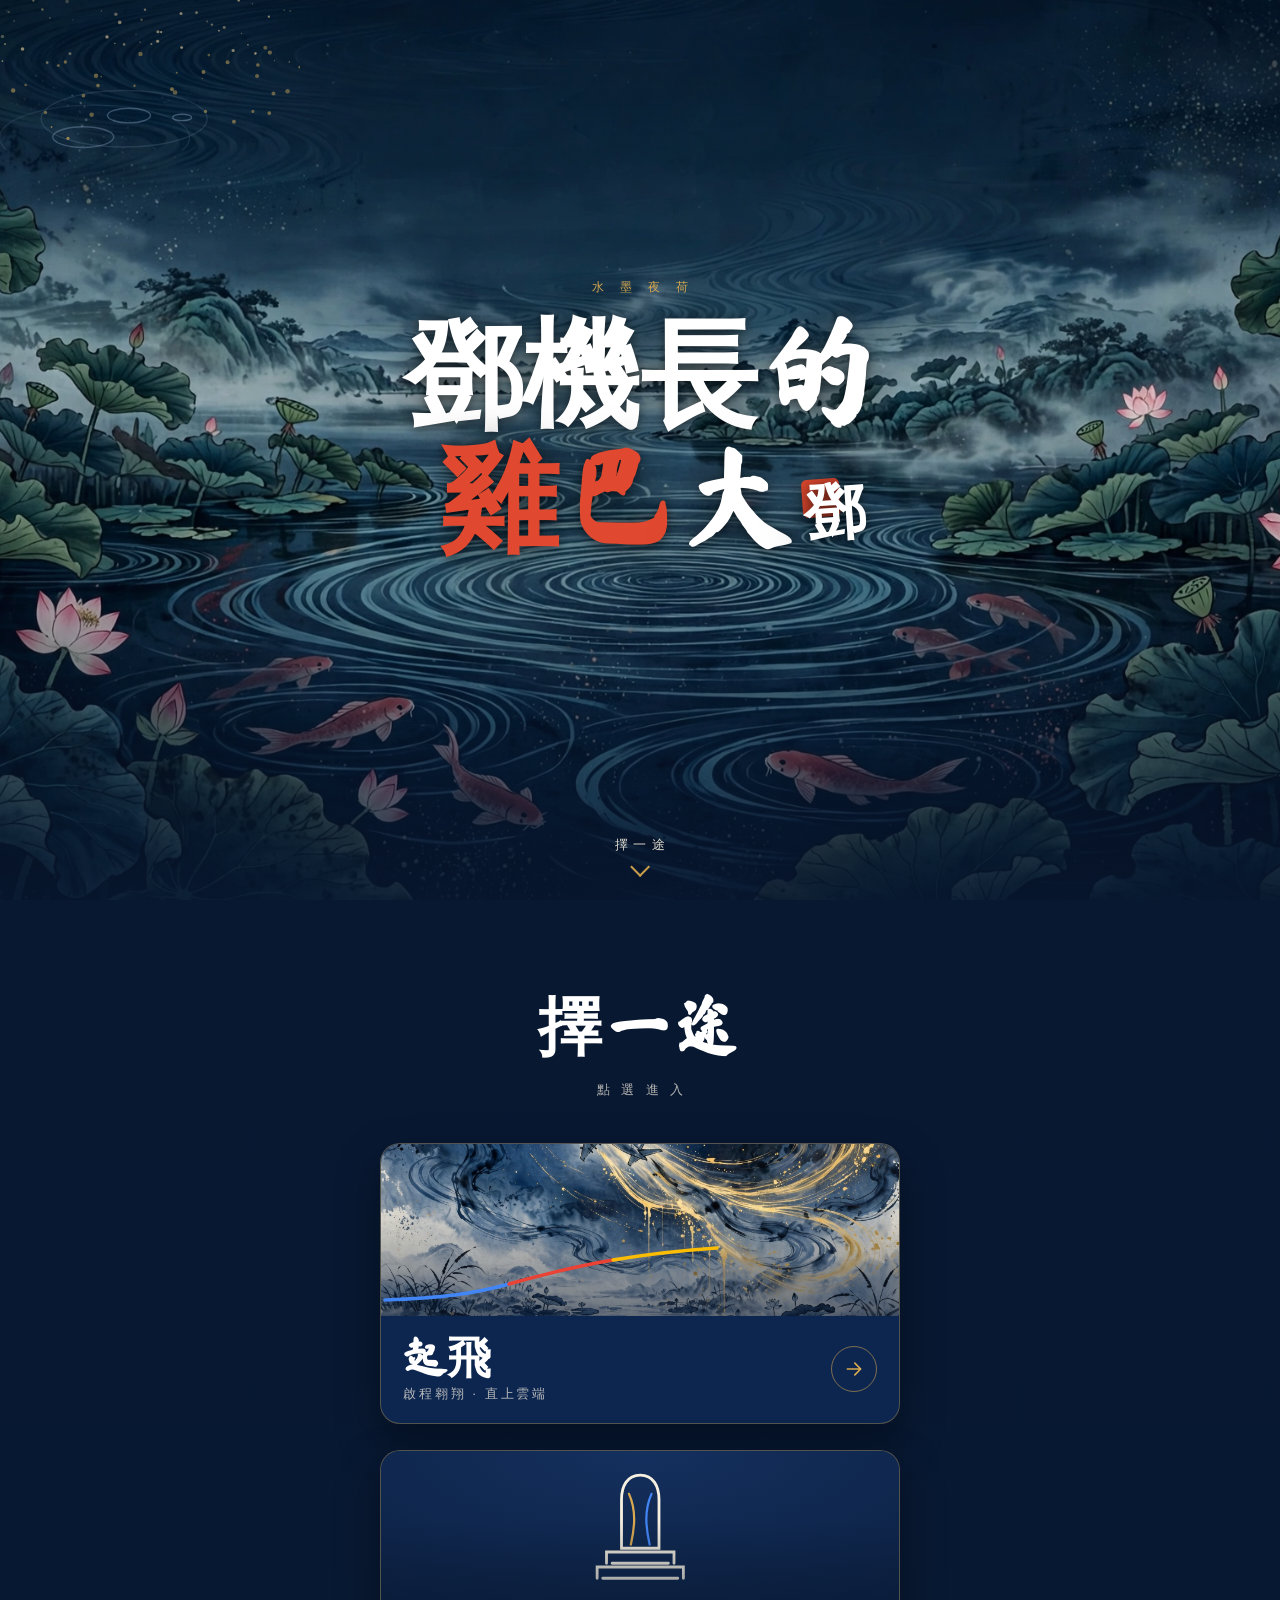
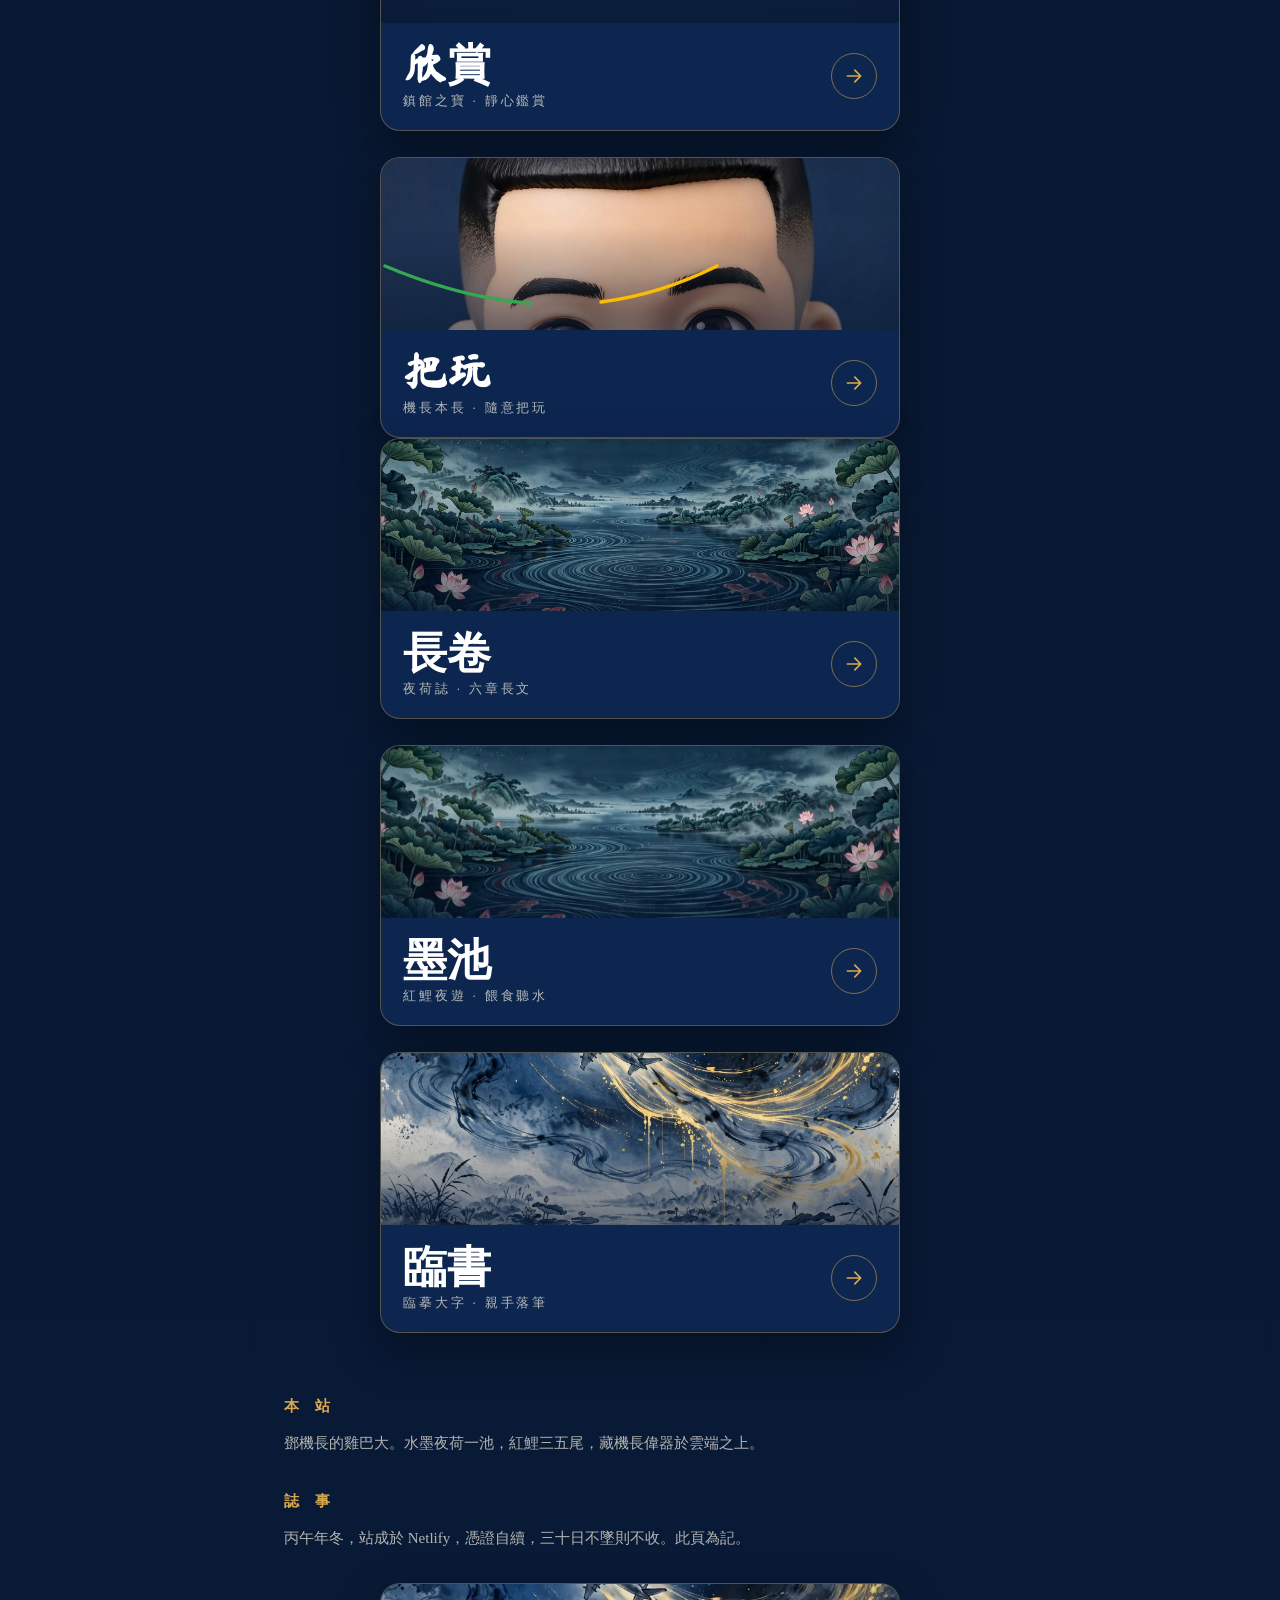
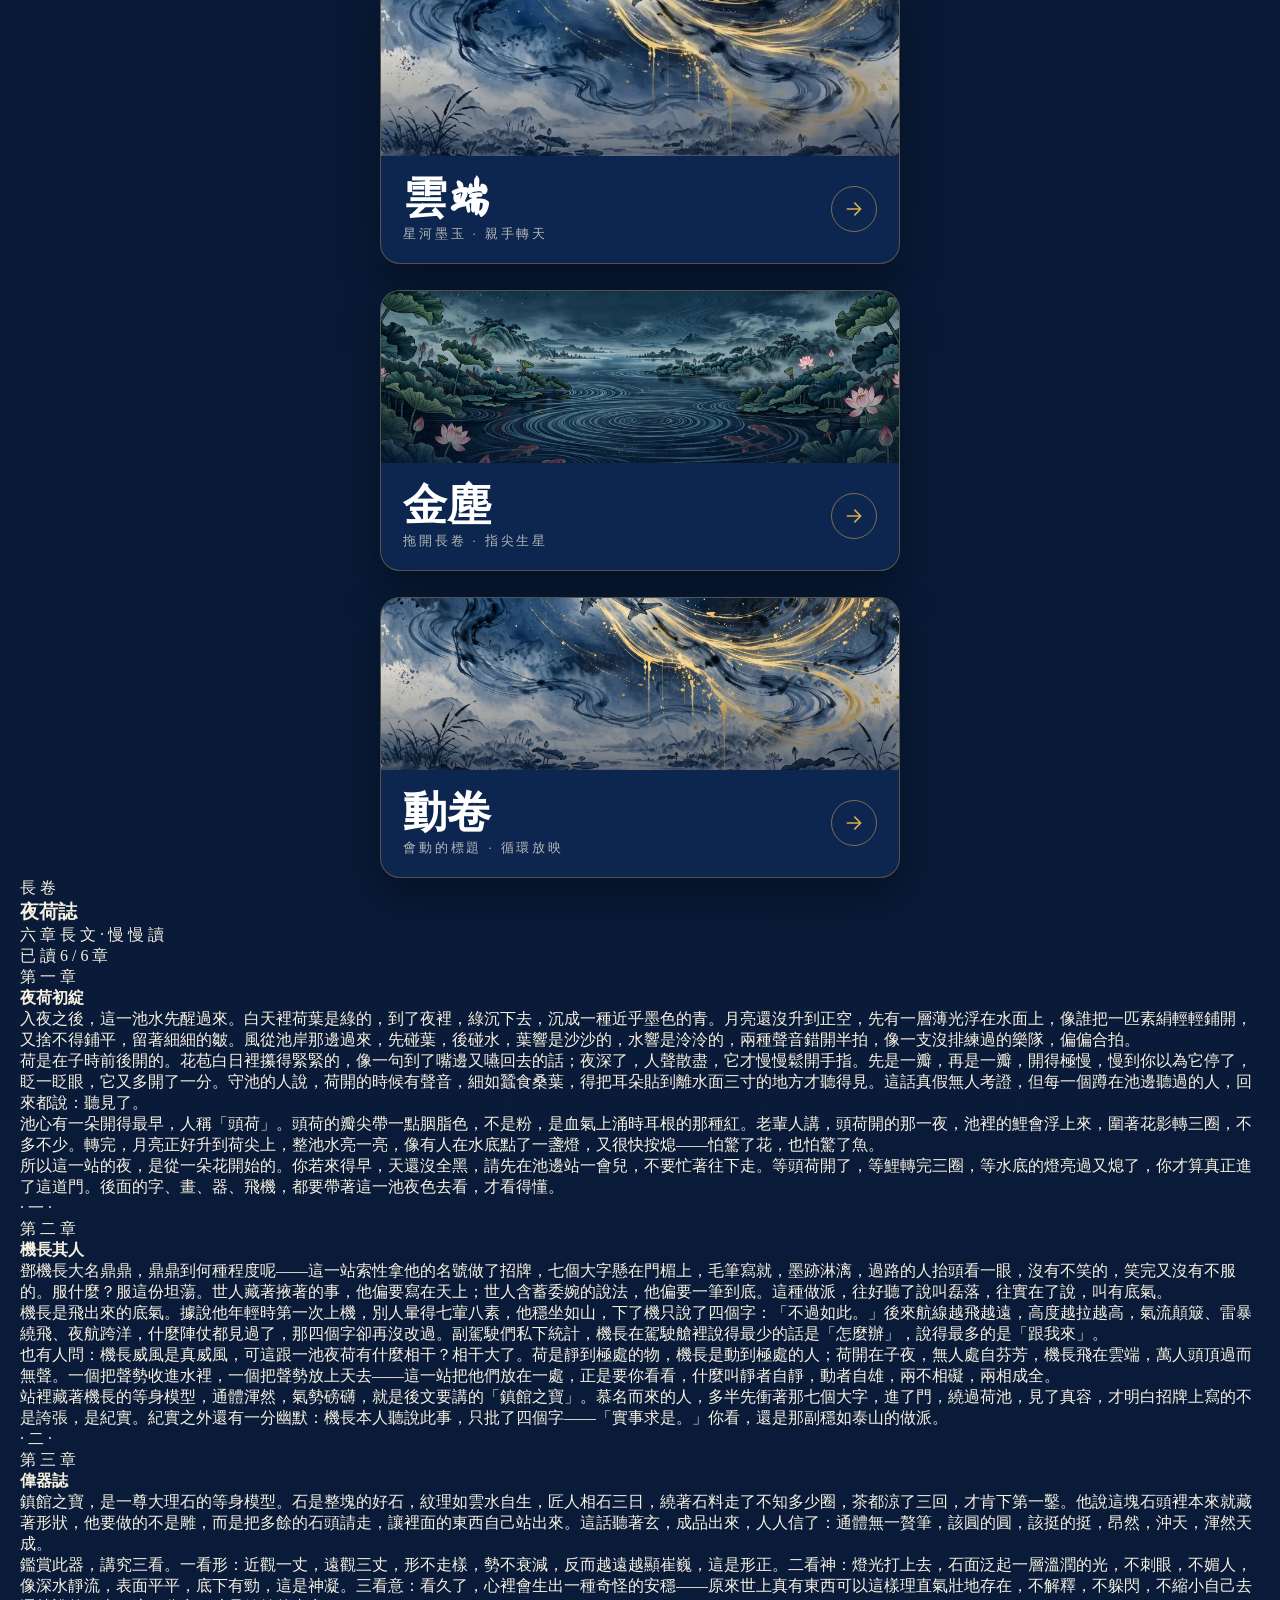
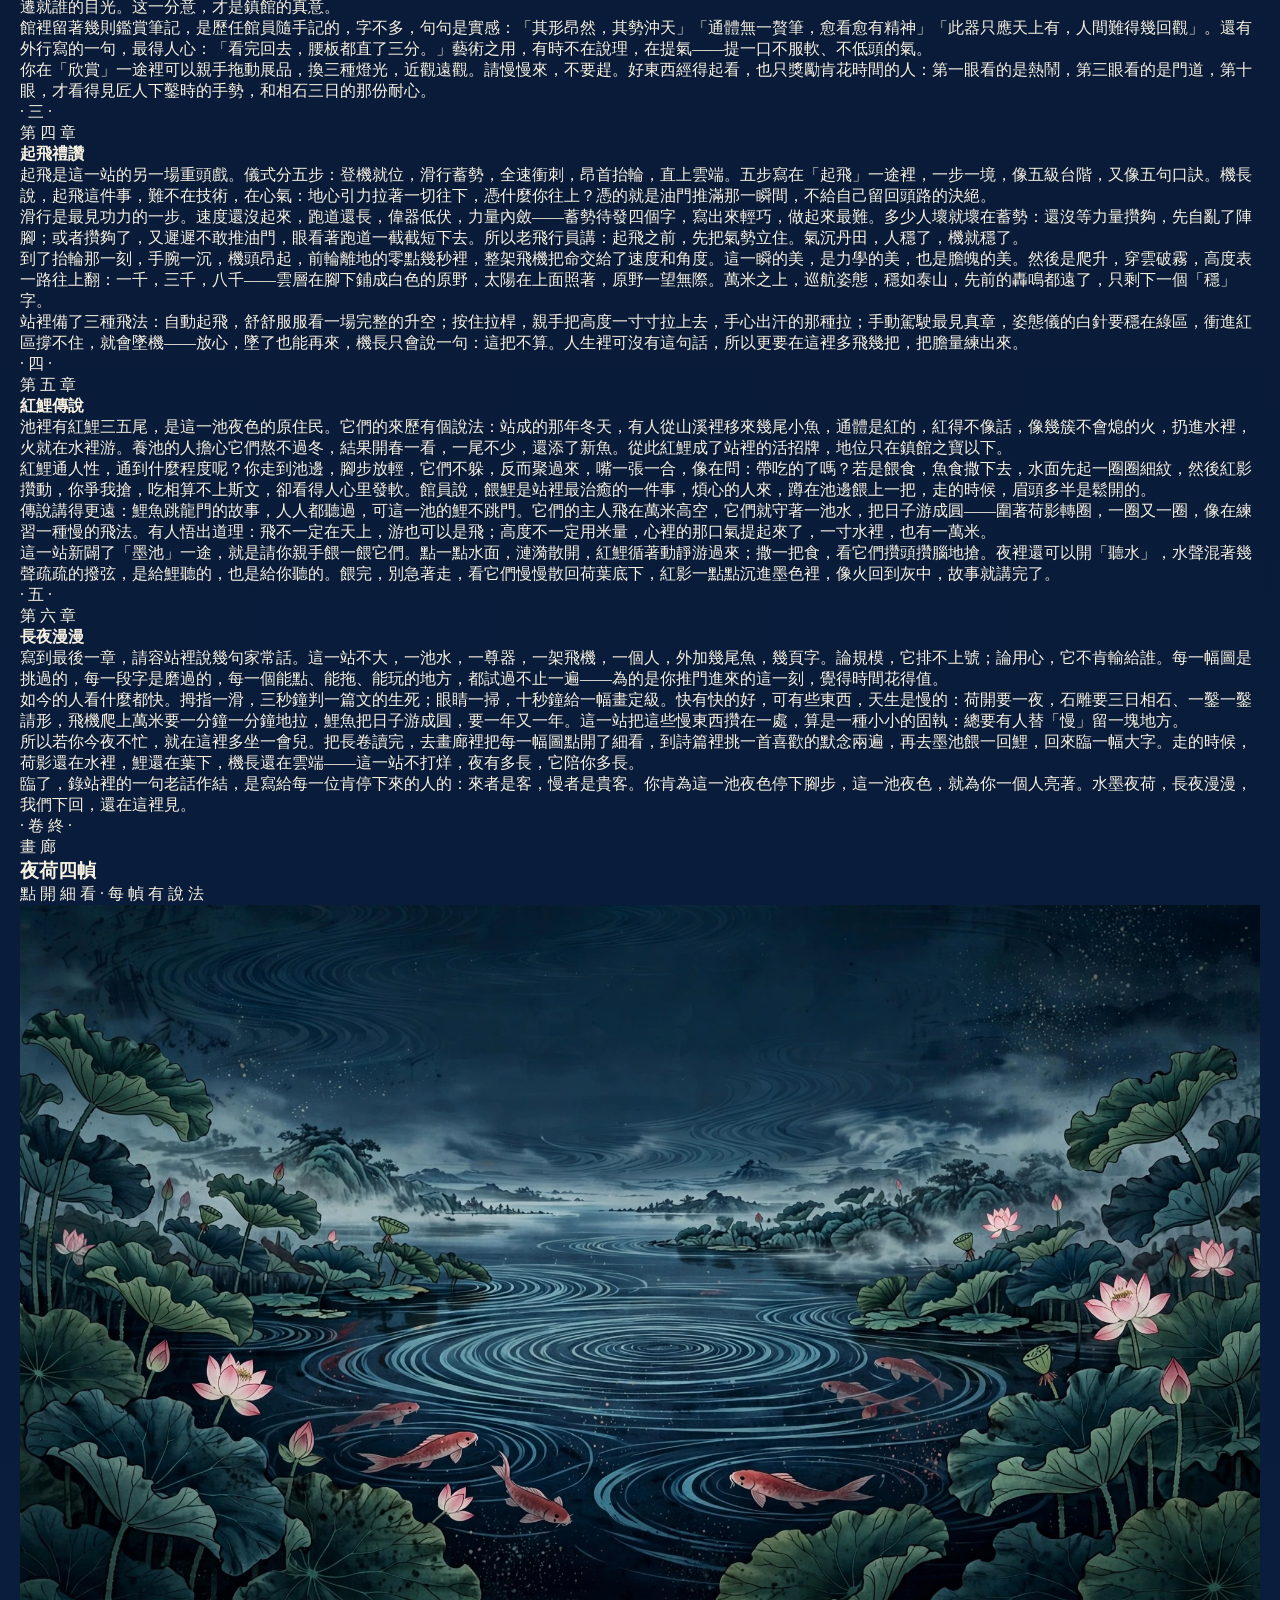
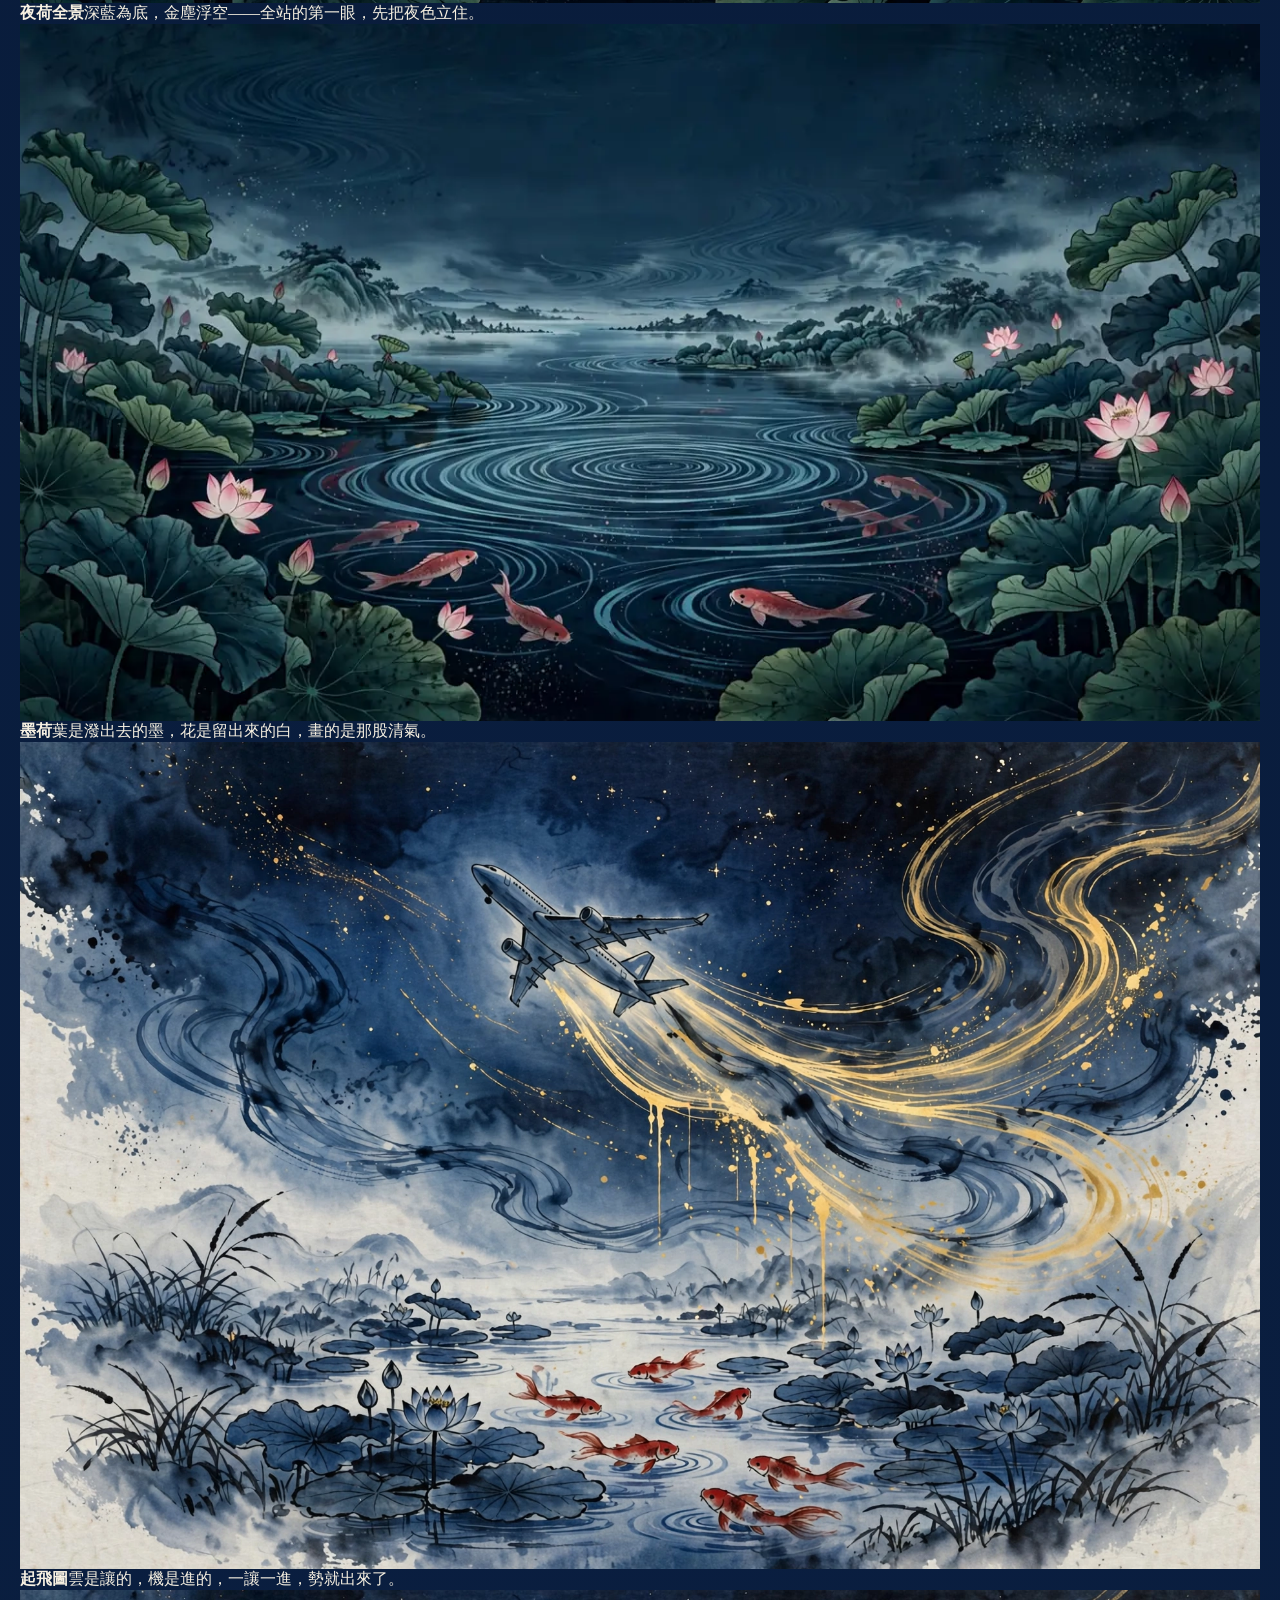
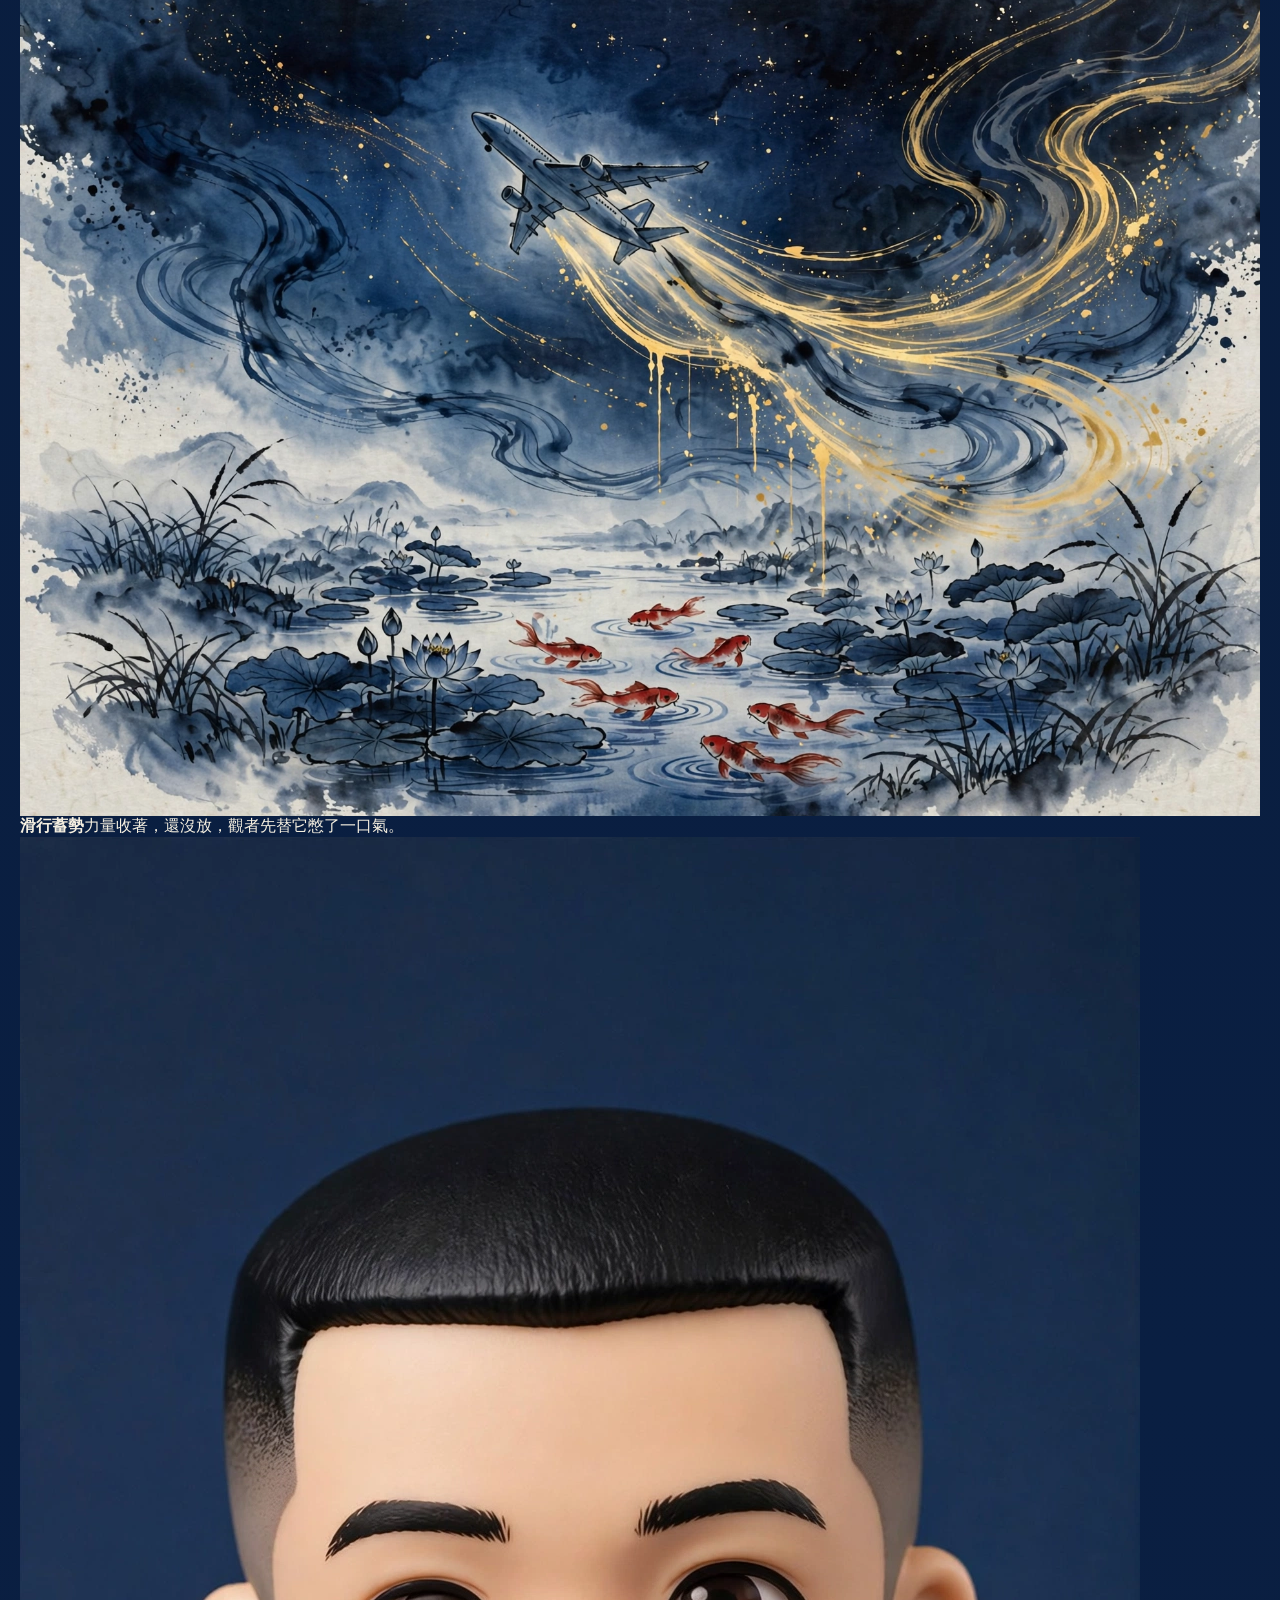
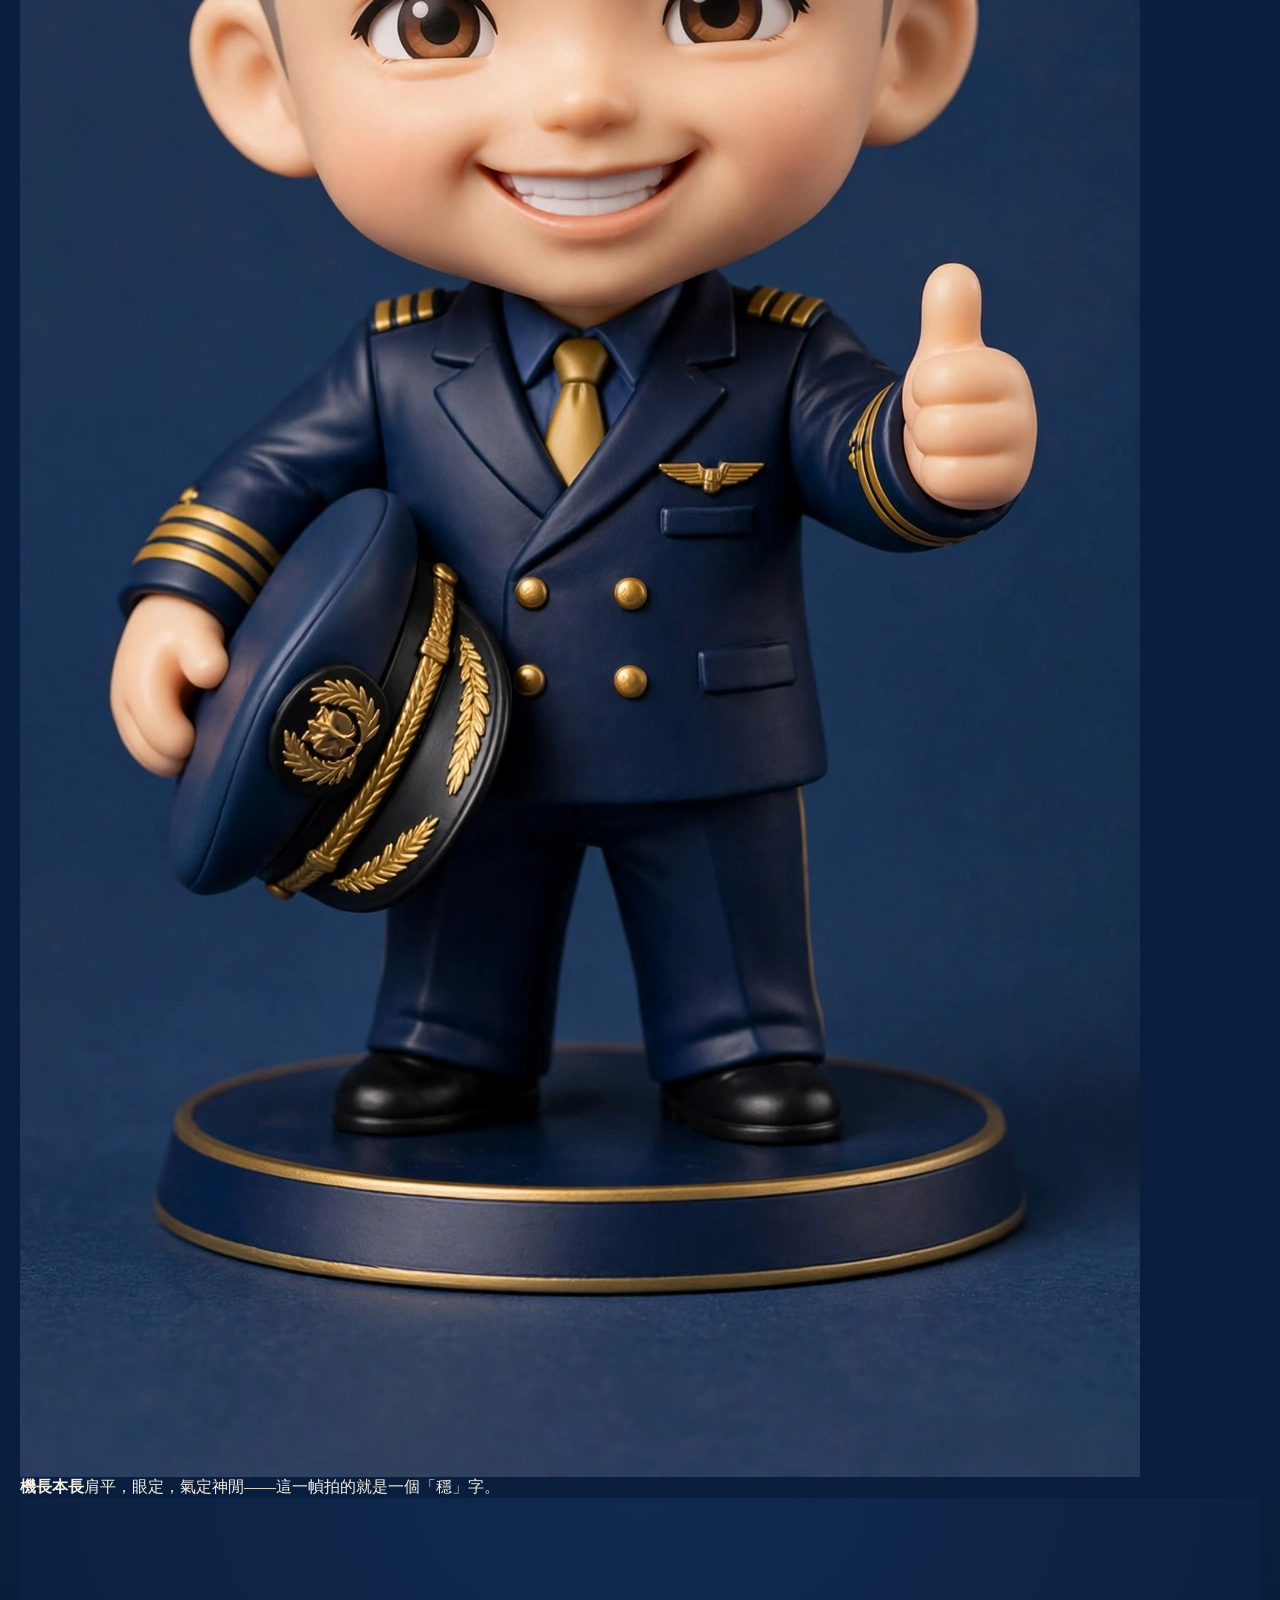
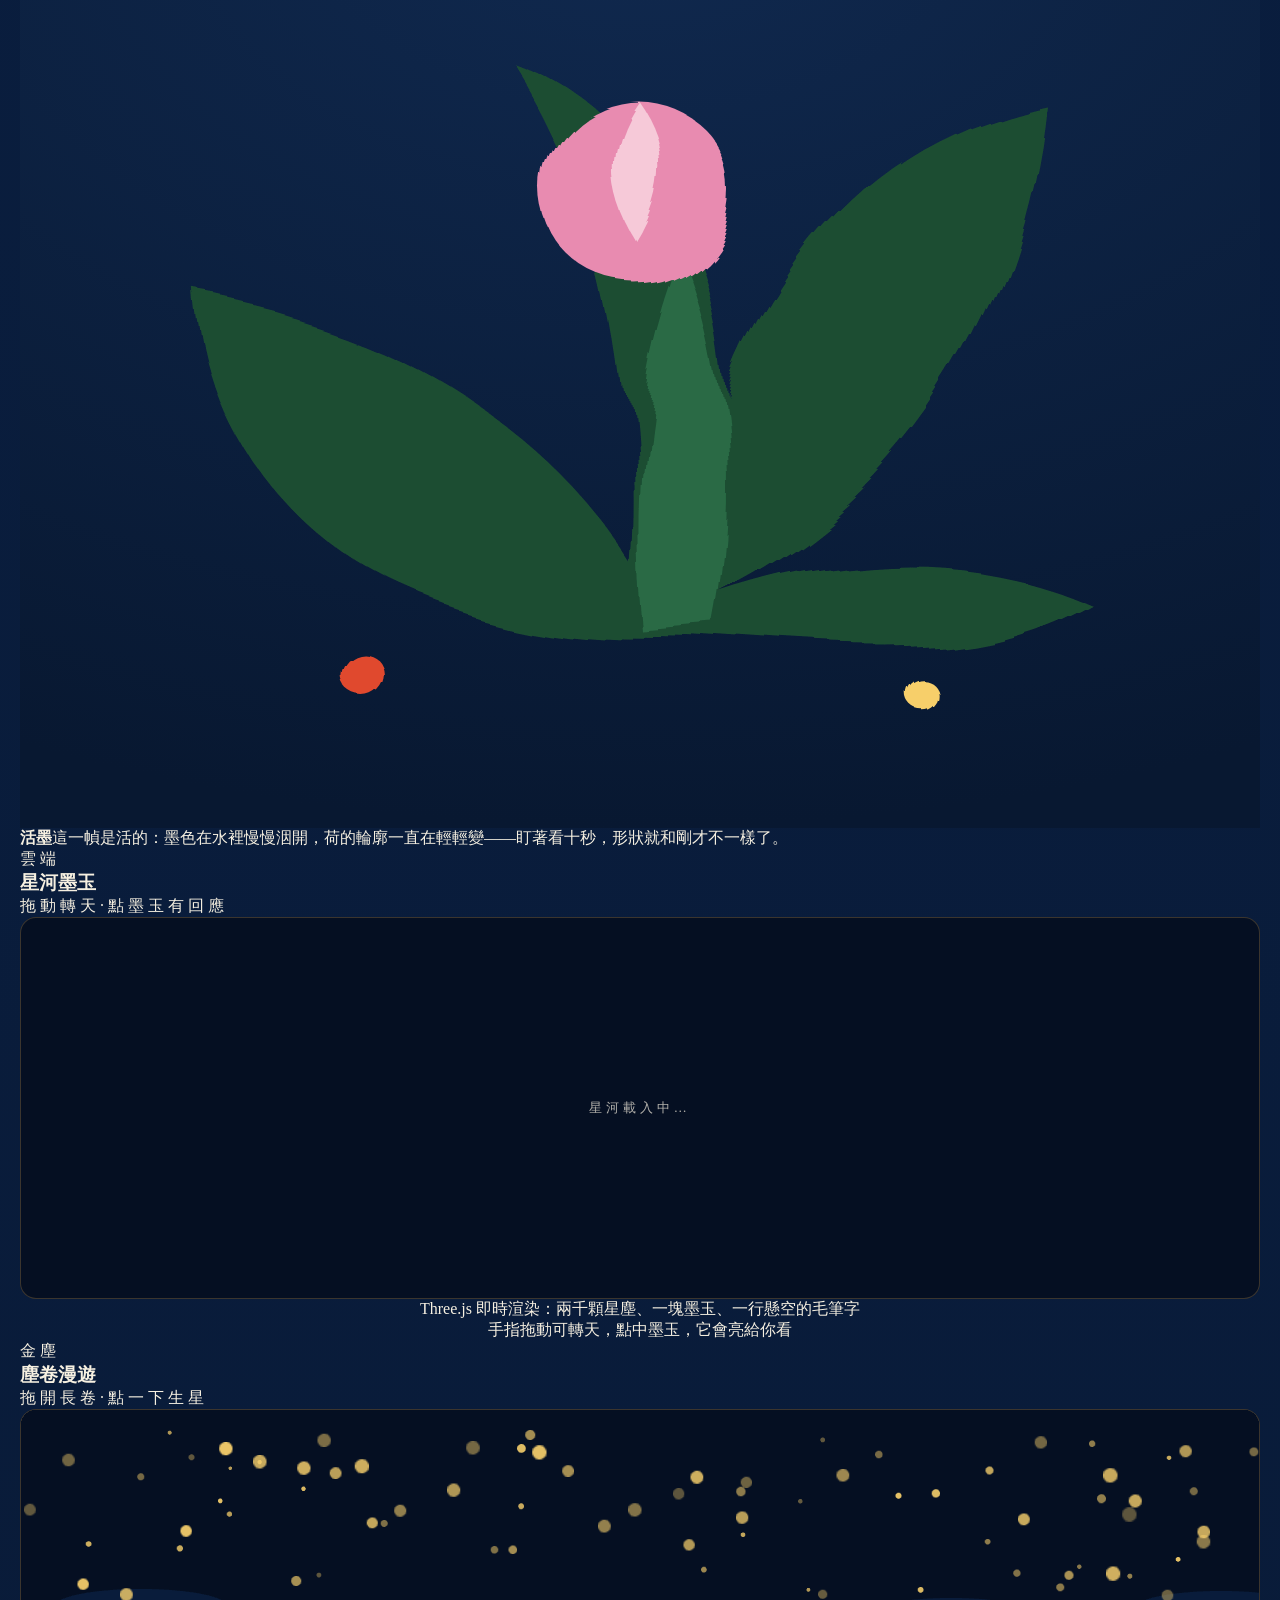
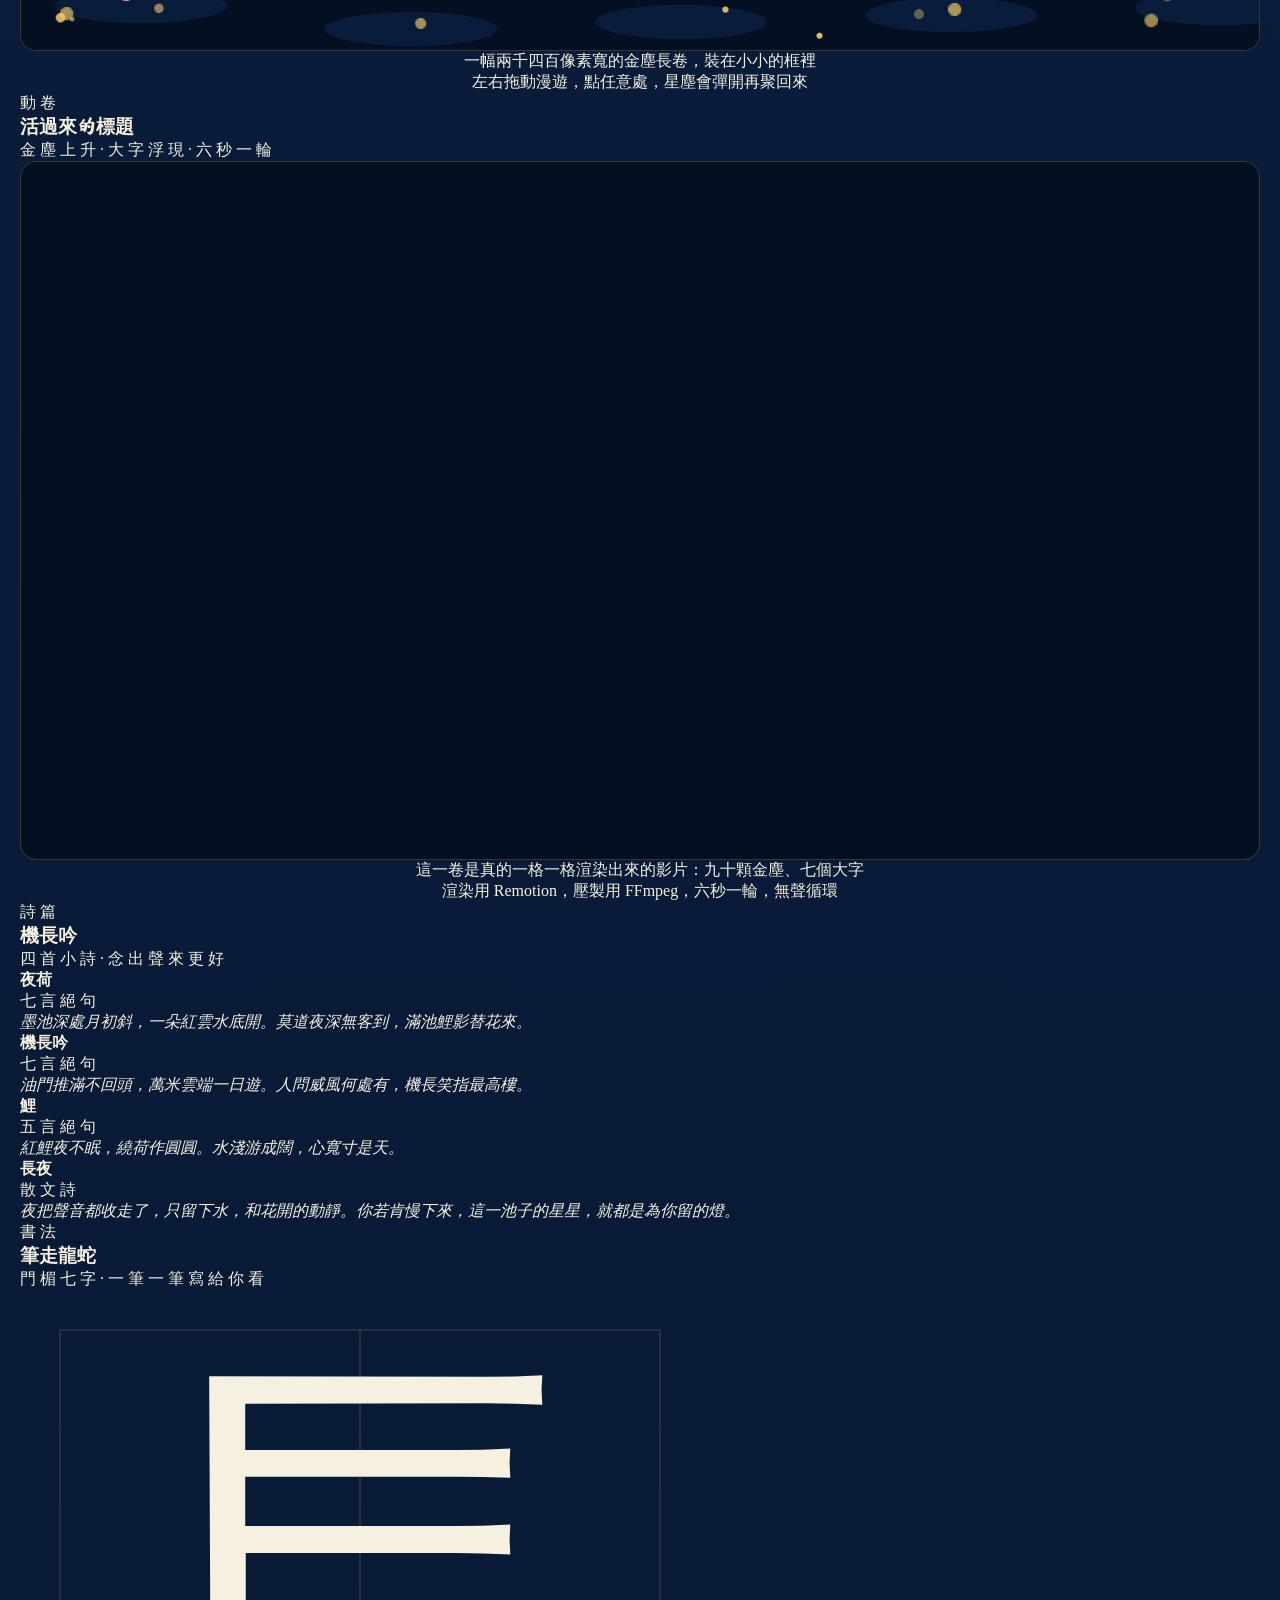
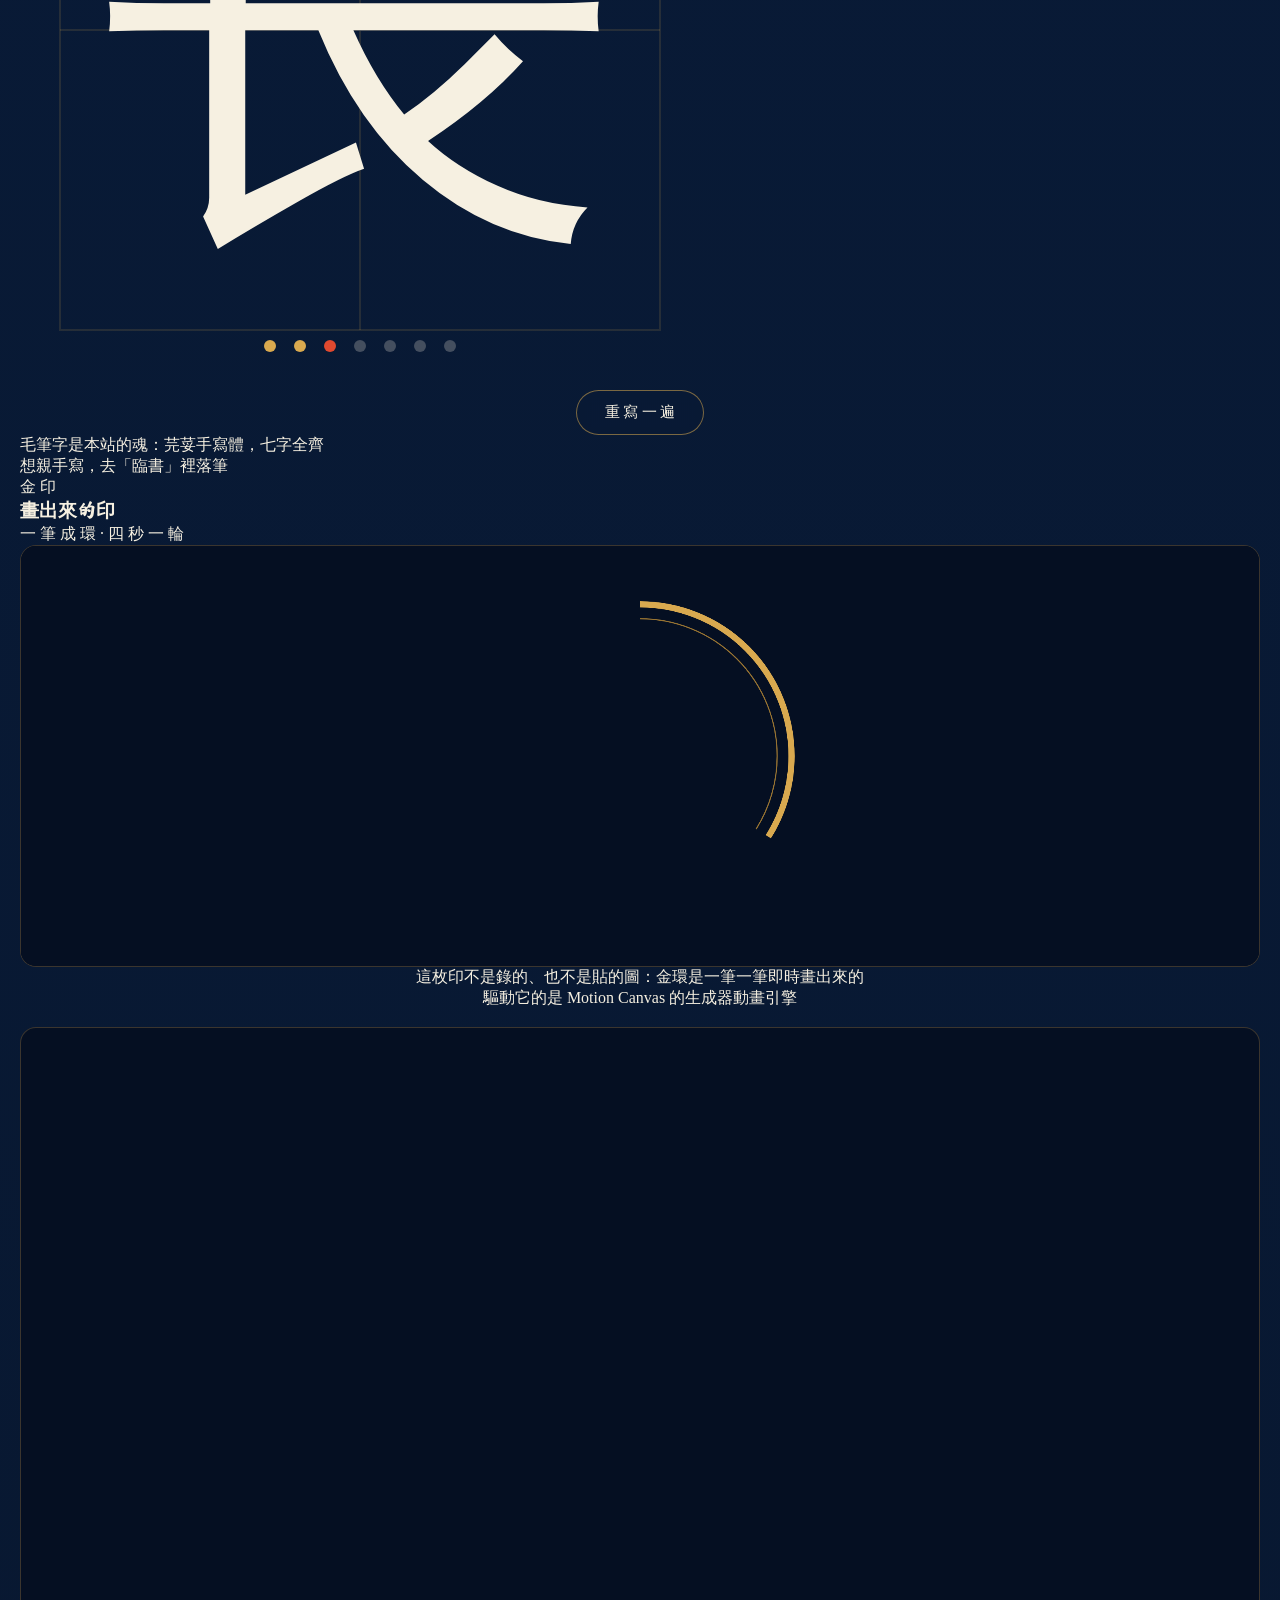
<file: index.html>
<!DOCTYPE html>
<html lang="zh-Hant">
<head>
<meta charset="UTF-8">
<meta name="viewport" content="width=device-width, initial-scale=1.0, viewport-fit=cover">
<title>鄧機長的雞巴大</title>
<link rel="preload" as="image" href="pic-hero.webp" fetchpriority="high">
<meta name="description" content="鄧機長的雞巴大 — 水墨夜荷之上，擇一途：起飛、欣賞、把玩。">
<style>
@font-face{font-family:'BrushLocal';src:url('brush2.woff2') format('woff2');font-display:swap}
:root{
  --ink:#081831; --paper:#f6f0e1; --paper-dim:rgba(246,240,225,.72);
  --verm:#e0492f; --gold:#d9a94f; --gold-soft:rgba(217,169,79,.55);
  --gb:#4285f4; --gr:#ea4335; --gy:#fbbc04; --gg:#34a853;
  --spring:cubic-bezier(.34,1.65,.44,1);
  --spring-soft:cubic-bezier(.3,1.35,.44,1);
  --ease:cubic-bezier(.22,1,.36,1);
}
*{margin:0;padding:0;box-sizing:border-box;-webkit-tap-highlight-color:transparent}
html{scroll-behavior:smooth}
body{background:var(--ink);color:var(--paper);font-family:"Songti TC","STSong","Noto Serif TC","SimSun",serif;overflow-x:hidden}
body.lock{overflow:hidden}
.brush{font-family:'BrushLocal',"Songti TC",serif}
button{font-family:inherit;color:inherit;background:none;border:none;cursor:pointer}
img{display:block;max-width:100%}

/* ---------- HERO ---------- */
.hero{position:relative;min-height:100svh;display:flex;flex-direction:column;align-items:center;justify-content:center;overflow:hidden}
.hero-bg{position:absolute;inset:-4%;background:#0d2144 url('pic-hero.webp') center/cover no-repeat;animation:kenburns 46s ease-in-out infinite alternate;will-change:transform}
@keyframes kenburns{from{transform:scale(1) translate(0,0)}to{transform:scale(1.12) translate(-1.6%,1.8%)}}
.hero-shade{position:absolute;inset:0;background:linear-gradient(180deg,rgba(5,15,35,.42),rgba(5,15,35,.08) 38%,rgba(5,15,35,.18) 62%,rgba(8,24,49,.88));pointer-events:none}
#fx{position:absolute;inset:0;pointer-events:none}
.hero-inner{position:relative;z-index:3;text-align:center;padding:24px 16px 90px;animation:heroIn 1.4s var(--ease) both .15s}
@keyframes heroIn{from{opacity:0;transform:translateY(34px) scale(.97)}to{opacity:1;transform:none}}
.hero-kicker{letter-spacing:.55em;font-size:12px;color:var(--gold);text-indent:.55em;margin-bottom:14px}
.hero-title{font-size:min(23vw,118px);line-height:1.04;color:#fff;text-shadow:0 6px 44px rgba(0,0,0,.55),0 2px 10px rgba(0,0,0,.5)}
.hero-title .verm{color:var(--verm)}
.hero-title .seal{display:inline-grid;place-items:center;vertical-align:.08em;margin-left:.12em;width:.62em;height:.62em;background:var(--verm);color:#fff;font-size:.52em;border-radius:.09em;box-shadow:0 4px 18px rgba(0,0,0,.4);transform:rotate(-4deg)}
.hero-sub{margin-top:18px;font-size:14px;letter-spacing:.34em;text-indent:.34em;color:var(--paper-dim)}
.scroll-cue{position:absolute;left:50%;bottom:26px;transform:translateX(-50%);z-index:4;display:flex;flex-direction:column;align-items:center;gap:6px;color:var(--paper);font-size:13px;letter-spacing:.4em;text-indent:.4em;opacity:.92}
.scroll-cue .chev{width:14px;height:14px;border-right:2px solid var(--gold);border-bottom:2px solid var(--gold);transform:rotate(45deg);animation:cueBob 1.6s var(--spring-soft) infinite}
@keyframes cueBob{0%,100%{transform:rotate(45deg) translate(0,0)}50%{transform:rotate(45deg) translate(4px,4px)}}

/* ---------- CHOICES ---------- */
.choices{position:relative;padding:84px 20px 30px;background:linear-gradient(180deg,#081831,#0a1f42 55%,#081831)}
.choices-head{text-align:center;margin-bottom:44px;opacity:0;transform:translateY(26px);transition:opacity .8s var(--ease),transform .8s var(--spring-soft)}
.choices-head.in{opacity:1;transform:none}
.choices-head h2{font-size:min(15vw,64px);color:#fff;letter-spacing:.06em}
.choices-head p{margin-top:10px;color:var(--paper-dim);letter-spacing:.3em;text-indent:.3em;font-size:13px}
.cards{max-width:520px;margin:0 auto;display:flex;flex-direction:column;gap:26px}
.card{position:relative;border:1px solid rgba(217,169,79,.35);border-radius:20px;overflow:hidden;background:#0d2650;text-align:left;width:100%;opacity:0;transform:translateY(44px) scale(.97);transition:opacity .7s var(--ease),transform .8s var(--spring-soft);box-shadow:0 18px 44px rgba(0,0,0,.35)}
.card.in{opacity:1;transform:none}
.card:active{transform:scale(.975)}
.card .thumb{position:relative;height:172px;overflow:hidden}
.card .thumb img.ph{width:100%;height:100%;object-fit:cover;transform:scale(1.02);transition:transform 1.2s var(--ease)}
.card.in .thumb img.ph{transform:scale(1.1)}
.card .thumb::after{content:"";position:absolute;inset:0;background:linear-gradient(180deg,transparent 40%,rgba(8,24,49,.55))}
.card .route{position:absolute;left:0;right:0;bottom:8px;height:64px;z-index:2}
.card .route path{fill:none;stroke-width:3.4;stroke-linecap:round;stroke-dasharray:var(--len,600);stroke-dashoffset:var(--len,600);transition:stroke-dashoffset 1.6s var(--ease) .25s}
.card.in .route path{stroke-dashoffset:0}
.card .body{display:flex;align-items:center;justify-content:space-between;padding:18px 22px 20px}
.card h3{font-size:44px;color:#fff;line-height:1}
.card .sub{margin-top:7px;font-size:13px;letter-spacing:.22em;color:var(--paper-dim)}
.card .go{flex:none;width:46px;height:46px;border-radius:50%;border:1px solid var(--gold-soft);display:grid;place-items:center;transition:transform .5s var(--spring)}
.card:active .go{transform:rotate(-38deg) scale(1.12)}
.card .go svg{width:20px;height:20px}
.card .art{display:grid;place-items:center;height:100%;background:radial-gradient(120% 130% at 50% 0%,#14305e,#0a1c3a)}
.card .art svg{height:150px}
.card .art .draw{fill:none;stroke-linecap:round;stroke-dasharray:var(--len,400);stroke-dashoffset:var(--len,400);transition:stroke-dashoffset 1.8s var(--ease) .2s}
.card.in .art .draw{stroke-dashoffset:0}

/* ---------- FOOTER INFO ---------- */
.info{max-width:760px;margin:0 auto;padding:64px 24px 30px;display:grid;gap:34px}
.info section h4{font-size:15px;letter-spacing:.42em;color:var(--gold);margin-bottom:12px}
.info section p{color:var(--paper-dim);line-height:2;font-size:15px}
.info a{color:var(--paper);text-decoration:none;border-bottom:1px dotted var(--gold-soft)}
.foot{padding:26px 20px 44px;text-align:center;color:rgba(246,240,225,.45);font-size:12px;letter-spacing:.28em;text-indent:.28em;line-height:2.1}

/* ---------- PANELS ---------- */
.panel{position:fixed;inset:0;z-index:50;transform:translateY(103%);transition:transform .78s var(--spring-soft),visibility 0s .8s;display:flex;flex-direction:column;overflow:hidden;visibility:hidden}
.panel.open{transform:translateY(0);visibility:visible;transition:transform .78s var(--spring-soft)}
.panel .topbar{display:flex;align-items:center;gap:14px;padding:calc(12px + env(safe-area-inset-top)) 18px 10px;z-index:60;position:relative}
.back{display:inline-flex;align-items:center;gap:8px;padding:9px 18px 9px 13px;border:1px solid rgba(246,240,225,.4);border-radius:999px;font-size:14px;letter-spacing:.2em;background:rgba(6,16,36,.45);backdrop-filter:blur(6px);transition:transform .45s var(--spring)}
.back:active{transform:scale(.92)}
.panel .ptitle{font-size:30px;color:#fff}
.panel .stage{flex:1;position:relative;display:flex;flex-direction:column;align-items:center;justify-content:flex-start;padding:10px 20px calc(26px + env(safe-area-inset-bottom));text-align:center;overflow-y:auto;overflow-x:hidden}
.panel .stage>*:first-child{margin-top:auto}
.panel .stage>*:last-child{margin-bottom:auto}
.rise{opacity:0;transform:translateY(30px)}
.panel.open .rise{animation:riseIn .65s var(--spring-soft) forwards;animation-delay:calc(.06s + var(--i,0)*.06s)}
@keyframes riseIn{to{opacity:1;transform:none}}
.p-caption{color:var(--paper-dim);letter-spacing:.26em;text-indent:.26em;font-size:13px;line-height:2.1}
.btnrow{display:flex;gap:12px;flex-wrap:wrap;justify-content:center;margin-top:22px}
.abtn{padding:12px 24px;border-radius:999px;border:1px solid var(--gold-soft);background:rgba(10,26,54,.55);color:var(--paper);font-size:15px;letter-spacing:.24em;text-indent:.24em;backdrop-filter:blur(6px);transition:transform .45s var(--spring),background .3s}
.abtn:active{transform:scale(.9);background:rgba(217,169,79,.25)}
.flyvid{position:absolute;inset:0;width:100%;height:100%;object-fit:cover}
#beam{animation:sway 7s ease-in-out infinite alternate;transform-origin:top center}
@keyframes sway{from{transform:translateX(-52%) rotate(-2.2deg)}to{transform:translateX(-48%) rotate(2.2deg)}}
#sculpt{animation:sculptSway 9s ease-in-out infinite alternate}
@keyframes sculptSway{from{transform:rotateY(-7deg) rotateX(1.5deg)}to{transform:rotateY(7deg) rotateX(-1.5deg)}}
.mote{position:absolute;border-radius:50%;background:rgba(255,238,196,.75);pointer-events:none;animation:moteFloat linear infinite}
@keyframes moteFloat{from{transform:translateY(12px);opacity:0}18%{opacity:.9}82%{opacity:.7}to{transform:translateY(-120px);opacity:0}}
<link rel="stylesheet" href="additions.css">
</style>
<script type="importmap">
{"imports":{
"three":"./three.module.js",
"three-mesh-bvh":"./bvh.module.js",
"maath":"./maath.esm.js",
"troika-three-text":"./troika-text.esm.js",
"troika-three-utils":"./troika-utils.esm.js",
"troika-worker-utils":"./troika-worker.esm.js",
"webgl-sdf-generator":"./wsg.mjs",
"bidi-js":"./bidi.mjs",
"pixi.js":"./pixi.min.mjs",
"pixi-ease":"./pixi-ease.es.js",
"pixi-viewport":"./pixi_viewport.js",
"canvas-context":"./crec-canvas-context.js",
"canvas-screenshot":"./crec-canvas-screenshot.js",
"canvas-record":"./crec-entry.js",
"file-extension":"./file-extension.js"
}}
</script>
</head>
<body>

<!-- ================= HERO ================= -->
<header class="hero">
  <div class="hero-bg"></div>
  <canvas id="fx"></canvas>
  <div class="hero-shade"></div>
  <div class="hero-inner">
    <div class="hero-kicker">水 墨 夜 荷</div>
    <h1 class="hero-title brush">鄧機長的<br><span class="verm">雞巴</span>大<span class="seal brush">鄧</span></h1>

  </div>
  <button class="scroll-cue" id="cueBtn" aria-label="向下選擇">擇一途<span class="chev"></span></button>
</header>

<!-- ================= CHOICES ================= -->
<main class="choices" id="choices">
  <div class="choices-head reveal">
    <h2 class="brush">擇一途</h2>
    <p>點 選 進 入</p>
  </div>
  <div class="cards">
    <button class="card reveal" data-open="panel-fly">
      <div class="thumb">
        <img class="ph" loading="lazy" decoding="async" src="pic-takeoff.webp" onerror="if(!this.dataset.r){this.dataset.r=1;this.src=this.src.split('?')[0]+'?r='+Date.now()}" alt="水墨飛機起飛">
        <svg class="route" viewBox="0 0 340 64" preserveAspectRatio="none" aria-hidden="true">
          <path style="--len:150" stroke="#4285f4" d="M4 56 C 60 54, 92 50, 128 40"/>
          <path style="--len:150" stroke="#ea4335" d="M128 40 C 164 30, 196 22, 232 16"/>
          <path style="--len:150" stroke="#fbbc04" d="M232 16 C 268 10, 306 6, 336 4"/>
        </svg>
      </div>
      <div class="body">
        <div><h3 class="brush">起飛</h3><div class="sub">啟程翱翔 · 直上雲端</div></div>
        <span class="go"><svg viewBox="0 0 24 24" fill="none"><path d="M4 12h15M13 5l7 7-7 7" stroke="#d9a94f" stroke-width="2" stroke-linecap="round" stroke-linejoin="round"/></svg></span>
      </div>
    </button>

    <button class="card reveal" data-open="panel-view">
      <div class="thumb">
        <div class="art">
          <svg viewBox="0 0 120 160" aria-hidden="true">
            <path class="draw" style="--len:330" stroke="#f6f0e1" stroke-width="3" d="M60 14 C 74 14 80 26 80 40 L80 92 L40 92 L40 40 C40 26 46 14 60 14 Z"/>
            <path class="draw" style="--len:120" stroke="#d9a94f" stroke-width="2.4" d="M48 34 C 56 52 54 70 50 88"/>
            <path class="draw" style="--len:120" stroke="#4285f4" stroke-width="2.4" d="M72 34 C 64 52 66 70 70 88"/>
            <path class="draw" style="--len:230" stroke="#f6f0e1" stroke-width="3" d="M30 108 H90 M24 108 V96 H96 V108 M20 124 H100 M14 124 V112 H106 V124"/>
          </svg>
        </div>
      </div>
      <div class="body">
        <div><h3 class="brush">欣賞</h3><div class="sub">鎮館之寶 · 靜心鑑賞</div></div>
        <span class="go"><svg viewBox="0 0 24 24" fill="none"><path d="M4 12h15M13 5l7 7-7 7" stroke="#d9a94f" stroke-width="2" stroke-linecap="round" stroke-linejoin="round"/></svg></span>
      </div>
    </button>

    <button class="card reveal" data-open="panel-play">
      <div class="thumb">
        <img class="ph" loading="lazy" decoding="async" src="pic-captain.webp" onerror="if(!this.dataset.r){this.dataset.r=1;this.src=this.src.split('?')[0]+'?r='+Date.now()}" alt="鄧機長手辦模型" style="object-position:center 22%">
        <svg class="route" viewBox="0 0 340 64" preserveAspectRatio="none" aria-hidden="true">
          <path style="--len:150" stroke="#34a853" d="M4 8 C 80 40, 150 52, 220 44"/>
          <path style="--len:150" stroke="#fbbc04" d="M220 44 C 268 38, 308 22, 336 8"/>
        </svg>
      </div>
      <div class="body">
        <div><h3 class="brush">把玩</h3><div class="sub">機長本長 · 隨意把玩</div></div>
        <span class="go"><svg viewBox="0 0 24 24" fill="none"><path d="M4 12h15M13 5l7 7-7 7" stroke="#d9a94f" stroke-width="2" stroke-linecap="round" stroke-linejoin="round"/></svg></span>
      </div>
    </button>
  </div>

  <div class="cards ax-cards">
    <button class="card reveal" data-scrollto="ax-scroll">
      <div class="thumb">
        <img class="ph" loading="lazy" decoding="async" src="pic-hero.webp" alt="水墨夜荷全景">
      </div>
      <div class="body">
        <div><h3 class="brush">長卷</h3><div class="sub">夜荷誌 · 六章長文</div></div>
        <span class="go"><svg viewBox="0 0 24 24" fill="none"><path d="M4 12h15M13 5l7 7-7 7" stroke="#d9a94f" stroke-width="2" stroke-linecap="round" stroke-linejoin="round"/></svg></span>
      </div>
    </button>

    <button class="card reveal" data-open="panel-pond">
      <div class="thumb">
        <img class="ph" loading="lazy" decoding="async" src="hero-ink.webp" alt="墨池夜荷">
      </div>
      <div class="body">
        <div><h3 class="brush">墨池</h3><div class="sub">紅鯉夜遊 · 餵食聽水</div></div>
        <span class="go"><svg viewBox="0 0 24 24" fill="none"><path d="M4 12h15M13 5l7 7-7 7" stroke="#d9a94f" stroke-width="2" stroke-linecap="round" stroke-linejoin="round"/></svg></span>
      </div>
    </button>

    <button class="card reveal" data-open="panel-brush">
      <div class="thumb">
        <img class="ph" loading="lazy" decoding="async" src="takeoff-ink.webp" alt="水墨起飛圖">
      </div>
      <div class="body">
        <div><h3 class="brush">臨書</h3><div class="sub">臨摹大字 · 親手落筆</div></div>
        <span class="go"><svg viewBox="0 0 24 24" fill="none"><path d="M4 12h15M13 5l7 7-7 7" stroke="#d9a94f" stroke-width="2" stroke-linecap="round" stroke-linejoin="round"/></svg></span>
      </div>
    </button>
  </div>

  <div class="info">
    <section><h4>本 站</h4><p>鄧機長的雞巴大。水墨夜荷一池，紅鯉三五尾，藏機長偉器於雲端之上。</p></section>
    <section><h4>誌 事</h4><p>丙午年冬，站成於 Netlify，憑證自續，三十日不墜則不收。此頁為記。</p></section>
  </div>
  <div class="cards ax-cards">
    <button class="card reveal" data-scrollto="ax-3d">
      <div class="thumb"><img class="ph" loading="lazy" decoding="async" src="fly-poster.webp" alt="雲端星河"></div>
      <div class="body">
        <div><h3 class="brush">雲端</h3><div class="sub">星河墨玉 · 親手轉天</div></div>
        <span class="go"><svg viewBox="0 0 24 24" fill="none"><path d="M4 12h15M13 5l7 7-7 7" stroke="#d9a94f" stroke-width="2" stroke-linecap="round" stroke-linejoin="round"/></svg></span>
      </div>
    </button>
    <button class="card reveal" data-scrollto="ax-pixi">
      <div class="thumb"><img class="ph" loading="lazy" decoding="async" src="pic-hero.webp" alt="金塵漫遊"></div>
      <div class="body">
        <div><h3 class="brush">金塵</h3><div class="sub">拖開長卷 · 指尖生星</div></div>
        <span class="go"><svg viewBox="0 0 24 24" fill="none"><path d="M4 12h15M13 5l7 7-7 7" stroke="#d9a94f" stroke-width="2" stroke-linecap="round" stroke-linejoin="round"/></svg></span>
      </div>
    </button>
    <button class="card reveal" data-scrollto="ax-film">
      <div class="thumb"><img class="ph" loading="lazy" decoding="async" src="takeoff-ink.webp" alt="動卷"></div>
      <div class="body">
        <div><h3 class="brush">動卷</h3><div class="sub">會動的標題 · 循環放映</div></div>
        <span class="go"><svg viewBox="0 0 24 24" fill="none"><path d="M4 12h15M13 5l7 7-7 7" stroke="#d9a94f" stroke-width="2" stroke-linecap="round" stroke-linejoin="round"/></svg></span>
      </div>
    </button>
  </div>

  <!-- ===== v4 新增：長卷 ===== -->
  <div class="ax-sec" id="ax-scroll">
    <div class="ax-head ax-reveal">
      <div class="k">長 卷</div>
      <h3 class="brush">夜荷誌</h3>
      <p>六 章 長 文 · 慢 慢 讀</p>
      <div class="ax-rule"></div>
    </div>
    <div class="ax-prog-wrap"><div class="ax-prog"><i id="axProgFill"></i></div><div class="ax-prog-txt" id="axProgTxt">已 讀 0 / 6 章</div></div>

    <article class="chap ax-reveal" data-chap>
      <div class="no">第 一 章</div>
      <h4>夜荷初綻</h4>
      <p>入夜之後，這一池水先醒過來。白天裡荷葉是綠的，到了夜裡，綠沉下去，沉成一種近乎墨色的青。月亮還沒升到正空，先有一層薄光浮在水面上，像誰把一匹素絹輕輕鋪開，又捨不得鋪平，留著細細的皺。風從池岸那邊過來，先碰葉，後碰水，葉響是沙沙的，水響是泠泠的，兩種聲音錯開半拍，像一支沒排練過的樂隊，偏偏合拍。</p>
      <p>荷是在子時前後開的。花苞白日裡攥得緊緊的，像一句到了嘴邊又嚥回去的話；夜深了，人聲散盡，它才慢慢鬆開手指。先是一瓣，再是一瓣，開得極慢，慢到你以為它停了，眨一眨眼，它又多開了一分。守池的人說，荷開的時候有聲音，細如蠶食桑葉，得把耳朵貼到離水面三寸的地方才聽得見。這話真假無人考證，但每一個蹲在池邊聽過的人，回來都說：聽見了。</p>
      <p>池心有一朵開得最早，人稱「頭荷」。頭荷的瓣尖帶一點胭脂色，不是粉，是血氣上涌時耳根的那種紅。老輩人講，頭荷開的那一夜，池裡的鯉會浮上來，圍著花影轉三圈，不多不少。轉完，月亮正好升到荷尖上，整池水亮一亮，像有人在水底點了一盞燈，又很快按熄——怕驚了花，也怕驚了魚。</p>
      <p>所以這一站的夜，是從一朵花開始的。你若來得早，天還沒全黑，請先在池邊站一會兒，不要忙著往下走。等頭荷開了，等鯉轉完三圈，等水底的燈亮過又熄了，你才算真正進了這道門。後面的字、畫、器、飛機，都要帶著這一池夜色去看，才看得懂。</p>
      <div class="end">· 一 ·</div>
    </article>

    <article class="chap ax-reveal" data-chap>
      <div class="no">第 二 章</div>
      <h4>機長其人</h4>
      <p>鄧機長大名鼎鼎，鼎鼎到何種程度呢——這一站索性拿他的名號做了招牌，七個大字懸在門楣上，毛筆寫就，墨跡淋漓，過路的人抬頭看一眼，沒有不笑的，笑完又沒有不服的。服什麼？服這份坦蕩。世人藏著掖著的事，他偏要寫在天上；世人含蓄委婉的說法，他偏要一筆到底。這種做派，往好聽了說叫磊落，往實在了說，叫有底氣。</p>
      <p>機長是飛出來的底氣。據說他年輕時第一次上機，別人暈得七葷八素，他穩坐如山，下了機只說了四個字：「不過如此。」後來航線越飛越遠，高度越拉越高，氣流顛簸、雷暴繞飛、夜航跨洋，什麼陣仗都見過了，那四個字卻再沒改過。副駕駛們私下統計，機長在駕駛艙裡說得最少的話是「怎麼辦」，說得最多的是「跟我來」。</p>
      <p>也有人問：機長威風是真威風，可這跟一池夜荷有什麼相干？相干大了。荷是靜到極處的物，機長是動到極處的人；荷開在子夜，無人處自芬芳，機長飛在雲端，萬人頭頂過而無聲。一個把聲勢收進水裡，一個把聲勢放上天去——這一站把他們放在一處，正是要你看看，什麼叫靜者自靜，動者自雄，兩不相礙，兩相成全。</p>
      <p>站裡藏著機長的等身模型，通體渾然，氣勢磅礴，就是後文要講的「鎮館之寶」。慕名而來的人，多半先衝著那七個大字，進了門，繞過荷池，見了真容，才明白招牌上寫的不是誇張，是紀實。紀實之外還有一分幽默：機長本人聽說此事，只批了四個字——「實事求是。」你看，還是那副穩如泰山的做派。</p>
      <div class="end">· 二 ·</div>
    </article>

    <article class="chap ax-reveal" data-chap>
      <div class="no">第 三 章</div>
      <h4>偉器誌</h4>
      <p>鎮館之寶，是一尊大理石的等身模型。石是整塊的好石，紋理如雲水自生，匠人相石三日，繞著石料走了不知多少圈，茶都涼了三回，才肯下第一鑿。他說這塊石頭裡本來就藏著形狀，他要做的不是雕，而是把多餘的石頭請走，讓裡面的東西自己站出來。這話聽著玄，成品出來，人人信了：通體無一贅筆，該圓的圓，該挺的挺，昂然，沖天，渾然天成。</p>
      <p>鑑賞此器，講究三看。一看形：近觀一丈，遠觀三丈，形不走樣，勢不衰減，反而越遠越顯崔巍，這是形正。二看神：燈光打上去，石面泛起一層溫潤的光，不刺眼，不媚人，像深水靜流，表面平平，底下有勁，這是神凝。三看意：看久了，心裡會生出一種奇怪的安穩——原來世上真有東西可以這樣理直氣壯地存在，不解釋，不躲閃，不縮小自己去遷就誰的目光。这一分意，才是鎮館的真意。</p>
      <p>館裡留著幾則鑑賞筆記，是歷任館員隨手記的，字不多，句句是實感：「其形昂然，其勢沖天」「通體無一贅筆，愈看愈有精神」「此器只應天上有，人間難得幾回觀」。還有外行寫的一句，最得人心：「看完回去，腰板都直了三分。」藝術之用，有時不在說理，在提氣——提一口不服軟、不低頭的氣。</p>
      <p>你在「欣賞」一途裡可以親手拖動展品，換三種燈光，近觀遠觀。請慢慢來，不要趕。好東西經得起看，也只獎勵肯花時間的人：第一眼看的是熱鬧，第三眼看的是門道，第十眼，才看得見匠人下鑿時的手勢，和相石三日的那份耐心。</p>
      <div class="end">· 三 ·</div>
    </article>

    <article class="chap ax-reveal" data-chap>
      <div class="no">第 四 章</div>
      <h4>起飛禮讚</h4>
      <p>起飛是這一站的另一場重頭戲。儀式分五步：登機就位，滑行蓄勢，全速衝刺，昂首抬輪，直上雲端。五步寫在「起飛」一途裡，一步一境，像五級台階，又像五句口訣。機長說，起飛這件事，難不在技術，在心氣：地心引力拉著一切往下，憑什麼你往上？憑的就是油門推滿那一瞬間，不給自己留回頭路的決絕。</p>
      <p>滑行是最見功力的一步。速度還沒起來，跑道還長，偉器低伏，力量內斂——蓄勢待發四個字，寫出來輕巧，做起來最難。多少人壞就壞在蓄勢：還沒等力量攢夠，先自亂了陣腳；或者攢夠了，又遲遲不敢推油門，眼看著跑道一截截短下去。所以老飛行員講：起飛之前，先把氣勢立住。氣沉丹田，人穩了，機就穩了。</p>
      <p>到了抬輪那一刻，手腕一沉，機頭昂起，前輪離地的零點幾秒裡，整架飛機把命交給了速度和角度。這一瞬的美，是力學的美，也是膽魄的美。然後是爬升，穿雲破霧，高度表一路往上翻：一千，三千，八千——雲層在腳下鋪成白色的原野，太陽在上面照著，原野一望無際。萬米之上，巡航姿態，穩如泰山，先前的轟鳴都遠了，只剩下一個「穩」字。</p>
      <p>站裡備了三種飛法：自動起飛，舒舒服服看一場完整的升空；按住拉桿，親手把高度一寸寸拉上去，手心出汗的那種拉；手動駕駛最見真章，姿態儀的白針要穩在綠區，衝進紅區撐不住，就會墜機——放心，墜了也能再來，機長只會說一句：這把不算。人生裡可沒有這句話，所以更要在這裡多飛幾把，把膽量練出來。</p>
      <div class="end">· 四 ·</div>
    </article>

    <article class="chap ax-reveal" data-chap>
      <div class="no">第 五 章</div>
      <h4>紅鯉傳說</h4>
      <p>池裡有紅鯉三五尾，是這一池夜色的原住民。它們的來歷有個說法：站成的那年冬天，有人從山溪裡移來幾尾小魚，通體是紅的，紅得不像話，像幾簇不會熄的火，扔進水裡，火就在水裡游。養池的人擔心它們熬不過冬，結果開春一看，一尾不少，還添了新魚。從此紅鯉成了站裡的活招牌，地位只在鎮館之寶以下。</p>
      <p>紅鯉通人性，通到什麼程度呢？你走到池邊，腳步放輕，它們不躲，反而聚過來，嘴一張一合，像在問：帶吃的了嗎？若是餵食，魚食撒下去，水面先起一圈圈細紋，然後紅影攢動，你爭我搶，吃相算不上斯文，卻看得人心里發軟。館員說，餵鯉是站裡最治癒的一件事，煩心的人來，蹲在池邊餵上一把，走的時候，眉頭多半是鬆開的。</p>
      <p>傳說講得更遠：鯉魚跳龍門的故事，人人都聽過，可這一池的鯉不跳門。它們的主人飛在萬米高空，它們就守著一池水，把日子游成圓——圍著荷影轉圈，一圈又一圈，像在練習一種慢的飛法。有人悟出道理：飛不一定在天上，游也可以是飛；高度不一定用米量，心裡的那口氣提起來了，一寸水裡，也有一萬米。</p>
      <p>這一站新闢了「墨池」一途，就是請你親手餵一餵它們。點一點水面，漣漪散開，紅鯉循著動靜游過來；撒一把食，看它們攢頭攢腦地搶。夜裡還可以開「聽水」，水聲混著幾聲疏疏的撥弦，是給鯉聽的，也是給你聽的。餵完，別急著走，看它們慢慢散回荷葉底下，紅影一點點沉進墨色裡，像火回到灰中，故事就講完了。</p>
      <div class="end">· 五 ·</div>
    </article>

    <article class="chap ax-reveal" data-chap>
      <div class="no">第 六 章</div>
      <h4>長夜漫漫</h4>
      <p>寫到最後一章，請容站裡說幾句家常話。這一站不大，一池水，一尊器，一架飛機，一個人，外加幾尾魚，幾頁字。論規模，它排不上號；論用心，它不肯輸給誰。每一幅圖是挑過的，每一段字是磨過的，每一個能點、能拖、能玩的地方，都試過不止一遍——為的是你推門進來的這一刻，覺得時間花得值。</p>
      <p>如今的人看什麼都快。拇指一滑，三秒鐘判一篇文的生死；眼睛一掃，十秒鐘給一幅畫定級。快有快的好，可有些東西，天生是慢的：荷開要一夜，石雕要三日相石、一鑿一鑿請形，飛機爬上萬米要一分鐘一分鐘地拉，鯉魚把日子游成圓，要一年又一年。這一站把這些慢東西攢在一處，算是一種小小的固執：總要有人替「慢」留一塊地方。</p>
      <p>所以若你今夜不忙，就在這裡多坐一會兒。把長卷讀完，去畫廊裡把每一幅圖點開了細看，到詩篇裡挑一首喜歡的默念兩遍，再去墨池餵一回鯉，回來臨一幅大字。走的時候，荷影還在水裡，鯉還在葉下，機長還在雲端——這一站不打烊，夜有多長，它陪你多長。</p>
      <p>臨了，錄站裡的一句老話作結，是寫給每一位肯停下來的人的：來者是客，慢者是貴客。你肯為這一池夜色停下腳步，這一池夜色，就為你一個人亮著。水墨夜荷，長夜漫漫，我們下回，還在這裡見。</p>
      <div class="end">· 卷 終 ·</div>
    </article>
  </div>

  <!-- ===== v4 新增：畫廊 ===== -->
  <div class="ax-sec" id="ax-gallery">
    <div class="ax-head ax-reveal">
      <div class="k">畫 廊</div>
      <h3 class="brush">夜荷四幀</h3>
      <p>點 開 細 看 · 每 幀 有 說 法</p>
      <div class="ax-rule"></div>
    </div>
    <div class="gal">
      <figure class="ax-reveal" data-lb data-title="夜荷全景" data-cap="全站的第一眼。深藍為底，金塵浮空，荷影在水，鯉影在荷下。這幅圖定的是整站的調子：夜要深，色要沉，光要暖——像一句話說到最後，聲音放低了，分量反而重了。">
        <img loading="lazy" decoding="async" src="pic-hero.webp" alt="夜荷全景">
        <figcaption><b>夜荷全景</b><span>深藍為底，金塵浮空——全站的第一眼，先把夜色立住。</span></figcaption>
      </figure>
      <figure class="ax-reveal" data-lb data-title="墨荷" data-cap="水墨的一幀。荷不寫實，寫意：葉是潑出去的墨，花是留出來的白。中國人畫荷，畫的不是荷，是荷出淤泥的那股子清氣。墨色濃淡之間，一池的靜氣全在裡面。">
        <img loading="lazy" decoding="async" src="hero-ink.webp" alt="墨荷">
        <figcaption><b>墨荷</b><span>葉是潑出去的墨，花是留出來的白，畫的是那股清氣。</span></figcaption>
      </figure>
      <figure class="ax-reveal" data-lb data-title="起飛圖" data-cap="水墨寫飛行。機身破雲而出，尾跡在雲層裡拖出一道白——起飛的力與水墨的柔在一張圖里相遇。看這幅圖要看雲：雲是讓的，機是進的，一讓一進，勢就出來了。">
        <img loading="lazy" decoding="async" src="takeoff-ink.webp" alt="起飛圖">
        <figcaption><b>起飛圖</b><span>雲是讓的，機是進的，一讓一進，勢就出來了。</span></figcaption>
      </figure>
      <figure class="ax-reveal" data-lb data-title="滑行蓄勢" data-cap="起飛之前的一幀。跑道筆直，天色未開，機身低伏——這是五步起飛裡最沉得住氣的一步。蓄勢的圖不好畫，畫快了浮，畫慢了滯，這一幀剛好：力量收著，還沒放，觀者先替它憋了一口氣。">
        <img loading="lazy" decoding="async" src="pic-takeoff.webp" alt="滑行蓄勢">
        <figcaption><b>滑行蓄勢</b><span>力量收著，還沒放，觀者先替它憋了一口氣。</span></figcaption>
      </figure>
      <figure class="ax-reveal" data-lb data-title="機長本長" data-cap="機長的等身手辦，正襟危坐，氣定神閒。這一幀拍的是「穩」：肩平，眼定，嘴角一點笑意都不肯多給。鎮館之寶是石，這一尊是人——石有石的崔巍，人有人的從容，兩相對照，才算把機長看全了。">
        <img loading="lazy" decoding="async" src="pic-captain.webp" alt="機長本長">
        <figcaption><b>機長本長</b><span>肩平，眼定，氣定神閒——這一幀拍的就是一個「穩」字。</span></figcaption>
      </figure>
      <figure class="ax-reveal">
        <svg id="axInkSvg" viewBox="0 0 400 300" style="width:100%;display:block;aspect-ratio:4/3;background:radial-gradient(120% 100% at 50% 0%,#10294f,#081831)" role="img" aria-label="活墨荷花">
          <defs>
            <filter id="axInkFilter" x="-20%" y="-20%" width="140%" height="140%">
              <feTurbulence id="axInkTurb" type="fractalNoise" baseFrequency="0.012 0.02" numOctaves="2" seed="7" result="n"/>
              <feDisplacementMap in="SourceGraphic" in2="n" scale="14"/>
            </filter>
          </defs>
          <g filter="url(#axInkFilter)">
            <path d="M200 238 C 120 238 62 196 58 128 C 118 138 168 168 196 214 C 200 150 186 96 158 52 C 196 66 224 104 228 160 C 248 108 282 76 330 66 C 322 140 282 196 226 224 C 268 210 308 210 344 226 C 300 252 248 238 200 238 Z" fill="#1d4d33"/>
            <path d="M200 236 C 196 190 200 150 214 116 C 228 148 232 192 224 234 Z" fill="#2a6b45"/>
            <circle cx="200" cy="96" r="30" fill="#e88bb0"/>
            <path d="M200 66 C 210 80 210 96 200 112 C 190 96 190 80 200 66Z" fill="#f6c9d8"/>
            <circle cx="112" cy="252" r="7" fill="#e0492f"/>
            <circle cx="292" cy="258" r="5" fill="#f7cf6b"/>
          </g>
        </svg>
        <figcaption><b>活墨</b><span>這一幀是活的：墨色在水裡慢慢洇開，荷的輪廓一直在輕輕變——盯著看十秒，形狀就和剛才不一樣了。</span></figcaption>
      </figure>
    </div>
  </div>

  <!-- ===== v4.2 新增：雲端 3D ===== -->
  <div class="ax-sec" id="ax-3d">
    <div class="ax-head ax-reveal">
      <div class="k">雲 端</div>
      <h3 class="brush">星河墨玉</h3>
      <p>拖 動 轉 天 · 點 墨 玉 有 回 應</p>
      <div class="ax-rule"></div>
    </div>
    <div class="ax-reveal" style="border:1px solid rgba(217,169,79,.25);border-radius:16px;overflow:hidden;background:#050f22">
      <div id="ax3dBox" style="width:100%;height:380px;touch-action:none;position:relative">
        <div id="ax3dTip" style="position:absolute;inset:0;display:grid;place-items:center;color:var(--paper-dim);letter-spacing:.3em;font-size:13px">星河載入中…</div>
      </div>
    </div>
    <p class="ax-note" style="text-align:center">Three.js 即時渲染：兩千顆星塵、一塊墨玉、一行懸空的毛筆字<br>手指拖動可轉天，點中墨玉，它會亮給你看</p>
  </div>

  <!-- ===== v4.2 新增：金塵 Pixi ===== -->
  <div class="ax-sec" id="ax-pixi">
    <div class="ax-head ax-reveal">
      <div class="k">金 塵</div>
      <h3 class="brush">塵卷漫遊</h3>
      <p>拖 開 長 卷 · 點 一 下 生 星</p>
      <div class="ax-rule"></div>
    </div>
    <div class="ax-reveal" style="border:1px solid rgba(217,169,79,.25);border-radius:16px;overflow:hidden;background:#050f22">
      <div id="axPixiBox" style="width:100%;height:240px;position:relative">
        <div id="axPixiTip" style="position:absolute;inset:0;display:grid;place-items:center;color:var(--paper-dim);letter-spacing:.3em;font-size:13px">金塵載入中…</div>
      </div>
    </div>
    <p class="ax-note" style="text-align:center">一幅兩千四百像素寬的金塵長卷，裝在小小的框裡<br>左右拖動漫遊，點任意處，星塵會彈開再聚回來</p>
  </div>

  <!-- ===== v4.3 新增：動卷（Remotion 渲染 + FFmpeg 壓製） ===== -->
  <div class="ax-sec" id="ax-film">
    <div class="ax-head ax-reveal">
      <div class="k">動 卷</div>
      <h3 class="brush">活過來的標題</h3>
      <p>金 塵 上 升 · 大 字 浮 現 · 六 秒 一 輪</p>
      <div class="ax-rule"></div>
    </div>
    <div class="ax-reveal" style="border:1px solid rgba(217,169,79,.25);border-radius:16px;overflow:hidden;background:#050f22">
      <video src="ink-loop.mp4" autoplay muted loop playsinline preload="metadata" style="width:100%;display:block;aspect-ratio:16/9;object-fit:cover"></video>
    </div>
    <p class="ax-note" style="text-align:center">這一卷是真的一格一格渲染出來的影片：九十顆金塵、七個大字<br>渲染用 Remotion，壓製用 FFmpeg，六秒一輪，無聲循環</p>
  </div>

  <!-- ===== v4 新增：詩篇 ===== -->
  <div class="ax-sec" id="ax-poems">
    <div class="ax-head ax-reveal">
      <div class="k">詩 篇</div>
      <h3 class="brush">機長吟</h3>
      <p>四 首 小 詩 · 念 出 聲 來 更 好</p>
      <div class="ax-rule"></div>
    </div>
    <div class="poem ax-reveal">
      <h4 class="brush">夜荷</h4><div class="by">七 言 絕 句</div>
      <p><i>墨池深處月初斜，</i><i>一朵紅雲水底開。</i><i>莫道夜深無客到，</i><i>滿池鯉影替花來。</i></p>
    </div>
    <div class="poem ax-reveal">
      <h4 class="brush">機長吟</h4><div class="by">七 言 絕 句</div>
      <p><i>油門推滿不回頭，</i><i>萬米雲端一日遊。</i><i>人問威風何處有，</i><i>機長笑指最高樓。</i></p>
    </div>
    <div class="poem ax-reveal">
      <h4 class="brush">鯉</h4><div class="by">五 言 絕 句</div>
      <p><i>紅鯉夜不眠，</i><i>繞荷作圓圓。</i><i>水淺游成闊，</i><i>心寬寸是天。</i></p>
    </div>
    <div class="poem ax-reveal">
      <h4 class="brush">長夜</h4><div class="by">散 文 詩</div>
      <p><i>夜把聲音都收走了，</i><i>只留下水，和花開的動靜。</i><i>你若肯慢下來，</i><i>這一池子的星星，</i><i>就都是為你留的燈。</i></p>
    </div>
  </div>

  <!-- ===== v4 新增：書法 ===== -->
  <div class="ax-sec" id="ax-callig">
    <div class="ax-head ax-reveal">
      <div class="k">書 法</div>
      <h3 class="brush">筆走龍蛇</h3>
      <p>門 楣 七 字 · 一 筆 一 筆 寫 給 你 看</p>
      <div class="ax-rule"></div>
    </div>
    <div id="axCalligWrap" class="ax-reveal">
      <canvas id="axCallig" width="680" height="680"></canvas>
      <div class="btnrow" style="margin-top:16px;justify-content:center">
        <button class="abtn" id="axCalligReplay">重寫一遍</button>
      </div>
      <p class="ax-note">毛筆字是本站的魂：芫荽手寫體，七字全齊<br>想親手寫，去「臨書」裡落筆</p>
    </div>
  </div>

  <!-- ===== v4.3 新增：金印（Motion Canvas 生成器動畫） ===== -->
  <div class="ax-sec" id="ax-seal">
    <div class="ax-head ax-reveal">
      <div class="k">金 印</div>
      <h3 class="brush">畫出來的印</h3>
      <p>一 筆 成 環 · 四 秒 一 輪</p>
      <div class="ax-rule"></div>
    </div>
    <div class="ax-reveal" style="border:1px solid rgba(217,169,79,.25);border-radius:16px;overflow:hidden;background:#050f22">
      <iframe src="mc-seal.html" loading="lazy" title="金印動畫" style="width:100%;height:min(78vw,420px);border:0;display:block"></iframe>
    </div>
    <p class="ax-note" style="text-align:center">這枚印不是錄的、也不是貼的圖：金環是一筆一筆即時畫出來的<br>驅動它的是 Motion Canvas 的生成器動畫引擎</p>
    <div class="ax-reveal" style="border:1px solid rgba(217,169,79,.25);border-radius:16px;overflow:hidden;background:#050f22;margin-top:18px">
      <video src="jade-seal.mp4" autoplay muted loop playsinline preload="metadata" style="width:100%;display:block;aspect-ratio:16/9;object-fit:cover"></video>
    </div>
    <p class="ax-note" style="text-align:center">下面這枚是三維鑄的：方印被一刀橫穿成孔、頂上加了球鈕<br>布爾雕刻用 React Three CSG，輝光後期用 React Postprocessing，渲染成片</p>
  </div>

  <div class="foot">水 墨 夜 荷<br>Powered by Netlify</div>
</main>

<!-- ================= PANEL: 起飛 ================= -->
<div class="panel" id="panel-fly" style="background:linear-gradient(180deg,#0a2148,#071630)">
  <div class="topbar">
    <button class="back" data-close>‹ 返回</button>
    <div class="ptitle brush">起飛</div>
  </div>
  <div class="stage" style="justify-content:flex-start;overflow-y:auto;padding-top:6px">
    <div class="rise" id="flyImgWrap" style="--i:0;width:min(88vw,430px)">
      <img id="flyImg" src="fly-poster.webp" data-src="fly-loop.webp" alt="機長起飛動態圖" style="width:100%;border-radius:16px;border:1px solid var(--gold-soft);box-shadow:0 20px 44px rgba(0,0,0,.45)">
    </div>
    <div class="rise" style="--i:1;margin-top:16px">
      <div style="font-size:13px;letter-spacing:.3em;text-indent:.3em;color:var(--paper-dim)">高 度</div>
      <div style="font-size:46px;line-height:1.15;color:#fff;font-variant-numeric:tabular-nums"><span id="alt">0</span><span style="font-size:18px;color:var(--gold)"> 米</span></div>
      <div id="flyStatus" style="letter-spacing:.34em;text-indent:.34em;color:var(--gold);font-size:15px;min-height:24px">待 命</div>
    </div>
    <div class="btnrow rise" style="--i:2;margin-top:12px">
      <button class="abtn" id="flyBtn">自動起飛</button>
      <button class="abtn" id="holdBtn" style="touch-action:none">按住拉桿</button>
      <button class="abtn" id="gameBtn">手動駕駛</button>
    </div>
    <p class="rise" style="--i:2;margin-top:10px;color:var(--paper-dim);font-size:12.5px;letter-spacing:.2em;text-indent:.2em">按住「拉桿」親手爬升 · 點下面任一步驟可直達</p>
    <div id="gameHud" class="rise" style="--i:2;display:none;width:min(88vw,430px);margin-top:16px">
      <div style="display:flex;justify-content:space-between;font-size:12.5px;letter-spacing:.18em;color:var(--paper-dim)"><span>姿 態 儀 · 綠 區 安 全</span><span id="dangerTxt" style="color:#ea4335;font-weight:700"></span></div>
      <div style="position:relative;height:26px;border-radius:13px;margin-top:7px;background:linear-gradient(90deg,#ea4335 0%,#fbbc04 18%,#fbbc04 32%,#34a853 38%,#34a853 62%,#fbbc04 68%,#fbbc04 82%,#ea4335 100%);box-shadow:inset 0 2px 6px rgba(0,0,0,.45)">
        <div id="needle" style="position:absolute;top:-5px;left:50%;width:6px;height:36px;margin-left:-3px;border-radius:3px;background:#fff;box-shadow:0 0 10px rgba(255,255,255,.95)"></div>
      </div>
      <div style="position:relative;height:9px;border-radius:5px;margin-top:10px;background:rgba(255,255,255,.12);overflow:hidden"><div id="dangerBar" style="height:100%;width:0%;background:linear-gradient(90deg,#fbbc04,#ea4335);border-radius:5px"></div></div>
      <p style="margin-top:9px;font-size:12.5px;letter-spacing:.13em;color:var(--paper-dim);text-align:center;line-height:1.9">按住「拉桿」抬頭 · 鬆手低頭<br>把白針穩在綠區衝上萬米——衝進紅區撐不住，就會墜機</p>
    </div>
    <div id="steps" style="width:min(88vw,430px);margin-top:24px;text-align:left;display:grid;gap:12px">
      <div class="step rise" style="--i:3" data-th="0">
        <span class="dot" style="background:var(--gb)"></span>
        <div><h5>一 · 登機就位</h5><p>機長正襟危坐，深吸一口氣，氣沉丹田——起飛之前，先把氣勢立住。</p></div>
      </div>
      <div class="step rise" style="--i:4" data-th="800">
        <span class="dot" style="background:var(--gr)"></span>
        <div><h5>二 · 滑行蓄勢</h5><p>沿著跑道緩緩滑行，不慌不忙。偉器低伏，力量內斂，蓄勢待發。</p></div>
      </div>
      <div class="step rise" style="--i:5" data-th="2600">
        <span class="dot" style="background:var(--gy)"></span>
        <div><h5>三 · 全速衝刺</h5><p>油門一把推滿，速度拉到極致，跑道在身後飛退。此刻只有一條路：向前。</p></div>
      </div>
      <div class="step rise" style="--i:6" data-th="5200">
        <span class="dot" style="background:var(--gg)"></span>
        <div><h5>四 · 昂首抬輪</h5><p>時機一到，手腕一沉，機頭昂然抬起。起飛，就在這一瞬——乾脆，利落，不回頭。</p></div>
      </div>
      <div class="step rise" style="--i:7" data-th="8600">
        <span class="dot" style="background:var(--gold)"></span>
        <div><h5>五 · 直上雲端</h5><p>穿雲破霧，一路上行至萬米高空。巡航姿態，穩如泰山，機長的航程才剛剛開始。</p></div>
      </div>
    </div>
    <p class="p-caption rise" style="--i:8;margin:20px 0 8px">啟程翱翔 · 直上雲端</p>
  </div>
  <div id="crashFx">
    <div id="boom"></div>
    <div id="crashTxt">
      <div class="brush" id="crashTitle">墜機</div>
      <p id="crashSub"></p>
      <button class="abtn" id="retryBtn">再來一次</button>
    </div>
  </div>
  <style>
    #panel-fly{position:fixed}
    #crashFx{position:absolute;inset:0;display:none;z-index:30;overflow:hidden}
    #crashFx.show{display:block}
    #crashFx .flash{position:absolute;inset:0;background:radial-gradient(circle at 50% 42%,rgba(255,190,70,.95),rgba(234,67,53,.78) 44%,rgba(24,2,0,.9) 100%);animation:crashFlash .9s ease-out forwards}
    #crashFx .flash.gold{background:radial-gradient(circle at 50% 42%,rgba(255,230,150,.95),rgba(217,169,79,.7) 46%,rgba(10,20,44,.88) 100%)}
    @keyframes crashFlash{0%{opacity:0}10%{opacity:1}100%{opacity:.9}}
    .shake{animation:crashShake .65s linear}
    @keyframes crashShake{0%,100%{transform:translate(0,0)}12%{transform:translate(-13px,7px) rotate(-.6deg)}26%{transform:translate(11px,-6px)}40%{transform:translate(-9px,-8px) rotate(.5deg)}55%{transform:translate(8px,6px)}70%{transform:translate(-6px,3px)}85%{transform:translate(4px,-2px)}}
    #crashTxt{position:absolute;inset:0;display:flex;flex-direction:column;align-items:center;justify-content:center;gap:16px;text-align:center;padding:20px}
    #crashTitle{font-size:min(30vw,126px);line-height:1.1;color:#ff5a3c;text-shadow:0 6px 0 #7a1503,0 24px 48px rgba(0,0,0,.75);transform:rotate(-4deg)}
    #crashTitle.gold{color:var(--gold);text-shadow:0 5px 0 #7c5a10,0 24px 48px rgba(0,0,0,.7)}
    #crashTxt p{color:#ffe9d6;font-size:15.5px;letter-spacing:.2em;line-height:2.1;max-width:88vw}
    .boomP{position:absolute;border-radius:50%;pointer-events:none}
    #flyImgWrap{will-change:transform}
    #flyImgWrap.plunge{animation:none;transition:transform .95s cubic-bezier(.55,-.05,.8,.4);transform:translateY(118%) rotate(-26deg) scale(.55)}
    .step{display:flex;gap:13px;padding:13px 15px;border:1px solid rgba(246,240,225,.14);border-radius:14px;background:rgba(9,24,52,.5);opacity:.42;transition:opacity .5s,border-color .5s,transform .6s var(--spring-soft);cursor:pointer}
    .step:active{transform:scale(.98)}
    .step .dot{flex:none;width:11px;height:11px;border-radius:50%;margin-top:6px}
    .step h5{font-size:16.5px;letter-spacing:.14em;color:#fff;font-weight:600}
    .step p{margin-top:4px;font-size:14px;line-height:1.85;color:var(--paper-dim)}
    .step.on{opacity:1;border-color:var(--gold-soft);transform:translateX(4px)}
  </style>
</div>

<!-- ================= PANEL: 欣賞 ================= -->
<div class="panel" id="panel-view" style="background:radial-gradient(110% 90% at 50% 0%,#12294f,#050f22 70%)">
  <div class="topbar">
    <button class="back" data-close>‹ 返回</button>
    <div class="ptitle brush">欣賞</div>
  </div>
  <div class="stage">
    <div id="beam" style="position:absolute;top:-4%;left:50%;width:min(78vw,340px);height:62%;background:linear-gradient(180deg,rgba(255,236,190,.34),rgba(255,236,190,.05) 78%,transparent);clip-path:polygon(42% 0,58% 0,100% 100%,0 100%);filter:blur(2px);pointer-events:none"></div>
    <div id="motes" style="position:absolute;top:8%;left:50%;transform:translateX(-50%);width:min(70vw,300px);height:55%;pointer-events:none"></div>
    <div class="rise" id="sculptWrap" style="--i:0;perspective:700px;position:relative;z-index:2;cursor:grab;touch-action:none;margin-top:auto">
      <svg id="sculpt" viewBox="0 0 200 260" style="width:min(44vw,185px);filter:drop-shadow(0 24px 30px rgba(0,0,0,.55));will-change:transform" aria-label="大理石雕塑模型">
        <defs>
          <linearGradient id="marble" x1="0" y1="0" x2="1" y2="1">
            <stop offset="0" stop-color="#fdfaf2"/><stop offset=".45" stop-color="#e9e2d0"/>
            <stop offset=".75" stop-color="#cfc4a8"/><stop offset="1" stop-color="#f3ecd9"/>
          </linearGradient>
        </defs>
        <path d="M100 18 C 122 18 134 36 134 58 L134 158 L66 158 L66 58 C66 36 78 18 100 18 Z" fill="url(#marble)"/>
        <path d="M78 44 C 88 74 84 108 79 146" fill="none" stroke="#d9a94f" stroke-width="2.6" stroke-linecap="round" opacity=".85"/>
        <path d="M122 44 C 112 74 116 108 121 146" fill="none" stroke="#8fa8c8" stroke-width="2.2" stroke-linecap="round" opacity=".7"/>
        <path d="M66 158 H134 L142 176 H58 Z" fill="#b8ab8d"/>
        <rect x="44" y="176" width="112" height="14" rx="2" fill="#2a3c5f"/>
        <rect x="34" y="190" width="132" height="16" rx="2" fill="#1d2c49"/>
        <rect x="24" y="206" width="152" height="18" rx="2" fill="#141f36"/>
      </svg>
    </div>
    <div class="rise" style="--i:1;position:relative;z-index:2;margin-top:26px;border:1px solid var(--gold-soft);border-radius:12px;padding:16px 26px 13px;background:rgba(217,169,79,.07);max-width:88vw">
      <div class="brush" style="font-size:31px;color:var(--gold);letter-spacing:.08em">鎮館之寶</div>
      <p style="margin-top:8px;line-height:2;color:var(--paper);font-size:15px">鄧氏偉器 · 真跡等身模型<br>通體渾然天成，氣勢磅礴<br>觀之令人心折，嘆為觀止</p>
    </div>
    <p class="rise" id="viewNote" style="--i:2;position:relative;z-index:2;margin-top:16px;max-width:86vw;color:var(--gold);font-size:14.5px;letter-spacing:.14em;line-height:1.9;min-height:54px">鑑賞筆記 · 其形昂然，其勢沖天。</p>
    <div class="btnrow rise" style="--i:3;position:relative;z-index:2;margin-top:14px">
      <button class="abtn" id="zoomBtn">近觀</button>
      <button class="abtn" id="lightBtn">換燈光</button>
      <button class="abtn" id="rotBtn">停旋轉</button>
    </div>
    <p class="p-caption rise" style="--i:4;margin-top:14px;position:relative;z-index:2;margin-bottom:auto">拖動展品可親手轉向 · 點展品換一則筆記</p>
  </div>
</div>

<!-- ================= PANEL: 把玩 ================= -->
<div class="panel" id="panel-play" style="background:linear-gradient(180deg,#0a2148,#071630)">
  <div class="topbar">
    <button class="back" data-close>‹ 返回</button>
    <div class="ptitle brush">把玩</div>
  </div>
  <div class="stage">
    <div id="bubble" style="position:relative;z-index:3;max-width:82vw;background:#fff;color:#12264d;border-radius:16px;padding:10px 18px;font-size:16px;letter-spacing:.06em;opacity:0;transform:scale(.6);transition:opacity .3s,transform .5s var(--spring);box-shadow:0 10px 26px rgba(0,0,0,.35)">本機長，穩。</div>
    <div class="rise" style="--i:0;perspective:800px;margin-top:16px">
      <div id="figWrap" style="position:relative;will-change:transform;cursor:grab;touch-action:none">
        <img id="fig" src="pic-captain.webp" onerror="if(!this.dataset.r){this.dataset.r=1;this.src=this.src.split('?')[0]+'?r='+Date.now()}" alt="鄧機長手辦模型" style="width:min(56vw,228px);border-radius:18px;box-shadow:0 30px 50px rgba(0,0,0,.5)" draggable="false">
      </div>
    </div>
    <div class="rise" style="--i:1;margin-top:20px;color:var(--paper-dim);letter-spacing:.26em;text-indent:.26em;font-size:13px">已把玩 <span id="playCount" style="color:var(--gold);font-size:16px">0</span> 次 · 拖動旋轉，點他有反應</div>
    <div class="btnrow rise" style="--i:2">
      <button class="abtn" data-act="salute">敬禮</button>
      <button class="abtn" data-act="spin">轉圈</button>
      <button class="abtn" data-act="pat">摸頭</button>
      <button class="abtn" data-act="dance">跳舞</button>
      <button class="abtn" data-act="jump">起飛</button>
    </div>
    <p class="p-caption rise" style="--i:3;margin-top:14px">機長本長 · 隨意把玩</p>
  </div>
</div>


<!-- ================= PANEL: 墨池 (v4 新增) ================= -->
<div class="panel" id="panel-pond" style="background:#050f22">
  <div class="topbar">
    <button class="back" data-close>‹ 返回</button>
    <div class="ptitle brush">墨池</div>
  </div>
  <div class="pond-stage" style="position:relative;flex:1;overflow:hidden">
    <canvas id="pondGL" style="position:absolute;inset:0;width:100%;height:100%;display:block"></canvas>
    <canvas id="pondKoi" style="position:absolute;inset:0;width:100%;height:100%;display:block"></canvas>
    <div class="pond-hud">
      <div class="cnt">已餵食 <b id="pondFed">0</b> 次 · 點水面喚鯉，撒食看它們搶</div>
      <div class="cnt" id="pondRecOut" style="display:none"></div>
      <div class="btnrow" style="margin:0">
        <button class="abtn" id="pondFeed">撒一把食</button>
        <button class="abtn" id="pondSound">聽水 · 開</button>
        <button class="abtn" id="pondRec">錄下這一池</button>
      </div>
    </div>
  </div>
</div>

<!-- ================= PANEL: 臨書 (v4 新增) ================= -->
<div class="panel" id="panel-brush" style="background:linear-gradient(180deg,#0a2148,#071630)">
  <div class="topbar">
    <button class="back" data-close>‹ 返回</button>
    <div class="ptitle brush">臨書</div>
  </div>
  <div class="stage" style="justify-content:flex-start;padding-top:10px;overflow-y:auto">
    <p class="p-caption rise" style="--i:0">照著淡字描，把格子填滿六成，就有評語</p>
    <div class="rise" style="--i:1;margin-top:14px"><div class="brush-stack" style="position:relative;width:min(86vw,340px);height:min(86vw,340px)"><canvas id="brushGuide" width="680" height="680" style="position:absolute;inset:0;width:100%;height:100%"></canvas><canvas id="brushCanvas" width="680" height="680" style="position:absolute;inset:0;width:100%;height:100%"></canvas></div></div>
    <div class="brush-bar rise" style="--i:2"><i id="brushFill"></i></div>
    <div class="brush-pct rise" style="--i:2" id="brushPct">描摹 0%</div>
    <div id="brushMsg" class="rise" style="--i:3">落筆吧，第一筆最難，也最痛快。</div>
    <div class="btnrow rise" style="--i:4;margin-bottom:26px">
      <button class="abtn" id="brushNext">換一字</button>
      <button class="abtn" id="brushClear">洗筆重寫</button>
    </div>
  </div>
</div>

<!-- v4 畫廊燈箱 -->
<div id="axLightbox" role="dialog" aria-label="畫作放大">
  <img id="axLbImg" alt="">
  <div id="axLbCap"><b id="axLbTitle"></b><span id="axLbText"></span></div>
  <div class="ax-lbrow">
    <button class="abtn" id="axLbPrev">上一幀</button>
    <button class="abtn" id="axLbClose">收起</button>
    <button class="abtn" id="axLbNext">下一幀</button>
  </div>
</div>


<script>
/* ---------- hero canvas: ripples + gold dust + stars ---------- */
(function(){
  var cv=document.getElementById('fx'),ctx=cv.getContext('2d'),W,H,parts=[],rips=[],stars=[],t=0;
  function size(){W=cv.width=cv.offsetWidth*devicePixelRatio;H=cv.height=cv.offsetHeight*devicePixelRatio;
    stars=[];for(var i=0;i<46;i++)stars.push({x:Math.random()*W,y:Math.random()*H*.42,r:(Math.random()*1.3+.5)*devicePixelRatio,p:Math.random()*6.28});}
  size();addEventListener('resize',size);
  function spawn(){if(parts.length<34)parts.push({x:Math.random()*W,y:H*.55+Math.random()*H*.45,r:Math.random()*1.8+.7,s:(Math.random()*.35+.14)*devicePixelRatio,dr:Math.random()*6.28,life:1});}
  function loop(){
    t+=.016;ctx.clearRect(0,0,W,H);
    for(var i=0;i<stars.length;i++){var s=stars[i];ctx.globalAlpha=.35+.55*Math.abs(Math.sin(t*1.4+s.p));ctx.fillStyle='#ffe9b0';ctx.beginPath();ctx.arc(s.x,s.y,s.r,0,6.29);ctx.fill();}
    ctx.globalAlpha=1;
    if(Math.random()<.5)spawn();
    if(Math.random()<.045&&rips.length<5)rips.push({x:W*(.18+Math.random()*.64),y:H*(.74+Math.random()*.2),r:2,a:.5});
    for(var j=rips.length-1;j>=0;j--){var rp=rips[j];rp.r+=1.5*devicePixelRatio;rp.a-=.006;
      if(rp.a<=0){rips.splice(j,1);continue;}
      ctx.strokeStyle='rgba(190,220,255,'+rp.a+')';ctx.lineWidth=1.4*devicePixelRatio;
      ctx.beginPath();ctx.ellipse(rp.x,rp.y,rp.r,rp.r*.34,0,0,6.29);ctx.stroke();}
    for(var k=parts.length-1;k>=0;k--){var p=parts[k];p.y-=p.s;p.x+=Math.sin(t*2+p.dr)*.3;p.life-=.0022;
      if(p.y<H*.3||p.life<=0){parts.splice(k,1);continue;}
      ctx.globalAlpha=Math.max(p.life,0)*.85;ctx.fillStyle='#f7cf6b';
      ctx.beginPath();ctx.arc(p.x,p.y,p.r*devicePixelRatio,0,6.29);ctx.fill();}
    ctx.globalAlpha=1;requestAnimationFrame(loop);
  }
  loop();
})();

/* ---------- warm-up: preload heavy images in background after first paint ---------- */
window.addEventListener('load',function(){
  setTimeout(function(){
    ['fly-loop.webp','pic-takeoff.webp','pic-captain.webp'].forEach(function(u){var i=new Image();i.src=u;});
  },1200);
});

/* ---------- reveal on scroll ---------- */
var io=new IntersectionObserver(function(es){es.forEach(function(e){if(e.isIntersecting){e.target.classList.add('in');io.unobserve(e.target);}})},{threshold:.25});
document.querySelectorAll('.reveal').forEach(function(el){io.observe(el);});
document.getElementById('cueBtn').addEventListener('click',function(){document.getElementById('choices').scrollIntoView({behavior:'smooth'});});

/* ---------- panels ---------- */
function restartFlyAnim(){
  var old=document.getElementById('flyImg');if(!old)return;
  var target=old.getAttribute('data-src')||old.getAttribute('src');
  var n=document.createElement('img');n.id='flyImg';n.src=target;n.alt=old.alt;n.style.cssText=old.style.cssText;n.onerror=function(){if(!n.dataset.r){n.dataset.r=1;n.src=n.src.split('?')[0]+'?r='+Date.now();}};
  old.replaceWith(n);
}
window.addEventListener('pageshow',function(e){if(e.persisted)restartFlyAnim();});
function resetFlyPanel(){
  var fx=document.getElementById('crashFx');if(fx)fx.classList.remove('show');
  var w=document.getElementById('flyImgWrap');if(w)w.classList.remove('plunge');
  if(window.__endFlyGame)window.__endFlyGame();
  var fb=document.getElementById('flyBtn');if(fb){fb.textContent='自動起飛';fb.style.opacity=1;fb.style.pointerEvents='auto';}
  setAlt(0);
}
function openPanel(id){document.getElementById(id).classList.add('open');document.body.classList.add('lock');
  if(id==='panel-fly'){resetFlyPanel();restartFlyAnim();setTimeout(startFlight,650);}}
function closePanels(){document.querySelectorAll('.panel.open').forEach(function(p){p.classList.remove('open');});document.body.classList.remove('lock');}
document.querySelectorAll('[data-open]').forEach(function(b){b.addEventListener('click',function(){openPanel(b.dataset.open);});});
document.querySelectorAll('[data-close]').forEach(function(b){b.addEventListener('click',closePanels);});

/* ---------- fly: altitude + steps (auto / hold / tap-step) ---------- */
var flyAlt=0,flyAnim=null;
var flyNames=['登機就位','滑行蓄勢','全速衝刺','昂首抬輪','巡航 · 萬米雲端'];
function flySteps(){return [].slice.call(document.querySelectorAll('#steps .step'));}
function setAlt(v){
  flyAlt=Math.max(0,Math.min(10000,Math.round(v)));
  document.getElementById('alt').textContent=flyAlt.toLocaleString('en-US');
  var idx=0;flySteps().forEach(function(s,i){var on=flyAlt>=+s.dataset.th;s.classList.toggle('on',on);if(on)idx=i;});
  document.getElementById('flyStatus').textContent=flyAlt>=10000?flyNames[4]:(flyAlt===0?'待 命':flyNames[idx]);
}
function animateAlt(to,dur,done){
  if(flyAnim)cancelAnimationFrame(flyAnim);
  var from=flyAlt,t0=null;
  function frame(ts){if(!t0)t0=ts;var p=Math.min((ts-t0)/dur,1);var e=1-Math.pow(1-p,3);
    setAlt(from+(to-from)*e);
    if(p<1)flyAnim=requestAnimationFrame(frame);else{flyAnim=null;if(done)done();}}
  flyAnim=requestAnimationFrame(frame);
}
function startFlight(){
  resetFlyPanel();
  var btn=document.getElementById('flyBtn');
  btn.textContent='飛行中…';btn.style.opacity=.55;btn.style.pointerEvents='none';
  animateAlt(10000,5200,function(){btn.textContent='再飛一次';btn.style.opacity=1;btn.style.pointerEvents='auto';});
}
document.getElementById('flyBtn').addEventListener('click',startFlight);
flySteps().forEach(function(s){s.addEventListener('click',function(){if(window.__endFlyGame)window.__endFlyGame();animateAlt(Math.min((+s.dataset.th)+900,10000),1100);});});
(function(){
  var hb=document.getElementById('holdBtn'),holding=false,last=0;
  function climb(ts){if(!holding)return;if(last)setAlt(flyAlt+(ts-last)*3.4);last=ts;
    if(flyAlt<10000&&!window.__flyGame)requestAnimationFrame(climb);}
  hb.addEventListener('pointerdown',function(e){if(window.__flyGame)return;e.preventDefault();if(flyAnim){cancelAnimationFrame(flyAnim);flyAnim=null;}
    holding=true;last=0;hb.textContent='拉桿中…';requestAnimationFrame(climb);});
  ['pointerup','pointerleave','pointercancel'].forEach(function(ev){hb.addEventListener(ev,function(){holding=false;hb.textContent='按住拉桿';});});
})();

/* ---------- fly game: manual flight, stall = crash ---------- */
(function(){
  var gameBtn=document.getElementById('gameBtn'),holdBtn=document.getElementById('holdBtn'),
      hud=document.getElementById('gameHud'),needle=document.getElementById('needle'),
      dBar=document.getElementById('dangerBar'),dTxt=document.getElementById('dangerTxt'),
      fx=document.getElementById('crashFx'),boom=document.getElementById('boom'),
      title=document.getElementById('crashTitle'),sub=document.getElementById('crashSub'),
      imgWrap=document.getElementById('flyImgWrap'),panel=document.getElementById('panel-fly'),
      stage=panel.querySelector('.stage');
  var active=false,holding=false,pitch=0,pv=0,danger=0,lastTs=0,raf=null;
  holdBtn.addEventListener('pointerdown',function(){if(active)holding=true;});
  ['pointerup','pointerleave','pointercancel'].forEach(function(ev){holdBtn.addEventListener(ev,function(){holding=false;});});
  window.__endFlyGame=function(){if(active)endGame();};
  function startGame(){
    if(active)return;
    if(flyAnim){cancelAnimationFrame(flyAnim);flyAnim=null;}
    var fb=document.getElementById('flyBtn');if(fb){fb.textContent='自動起飛';fb.style.opacity=1;fb.style.pointerEvents='auto';}
    fx.classList.remove('show');boom.innerHTML='';imgWrap.classList.remove('plunge');
    active=true;window.__flyGame=true;pitch=0;pv=0;danger=0;holding=false;
    setAlt(0);needle.style.left='50%';dBar.style.width='0%';dTxt.textContent='';
    hud.style.display='block';
    gameBtn.textContent='駕駛中…';gameBtn.style.opacity=.55;gameBtn.style.pointerEvents='none';
    setTimeout(function(){hud.scrollIntoView({behavior:'smooth',block:'center'});},80);
    lastTs=0;raf=requestAnimationFrame(loop);
  }
  function endGame(){
    active=false;window.__flyGame=false;holding=false;
    if(raf)cancelAnimationFrame(raf);
    gameBtn.textContent='手動駕駛';gameBtn.style.opacity=1;gameBtn.style.pointerEvents='auto';
  }
  function loop(ts){
    if(!active)return;
    if(!panel.classList.contains('open')){endGame();return;}
    var dt=Math.min((ts-(lastTs||ts))/1000,.05);lastTs=ts;
    pv+=((holding?168:-102)+(Math.random()*2-1)*135+Math.sin(ts*.0016)*42)*dt;
    pv*=Math.max(0,1-2.1*dt);
    pitch+=pv*dt;
    if(pitch>120){pitch=120;pv=Math.min(pv,0);}
    if(pitch<-120){pitch=-120;pv=Math.max(pv,0);}
    needle.style.left=(50+pitch/2.4)+'%';
    var ap=Math.abs(pitch);
    if(ap<36)setAlt(flyAlt+460*dt);
    else if(ap<84)setAlt(flyAlt+195*dt);
    if(ap>=84){danger+=dt;dTxt.textContent=pitch>0?'失速警告！':'俯衝警告！';}
    else{danger=Math.max(0,danger-dt*1.7);dTxt.textContent=ap>=36?'姿態警告':'';}
    dBar.style.width=Math.min(danger/1.15*100,100)+'%';
    if(danger>=1.15){crash();return;}
    if(flyAlt>=10000){win();return;}
    raf=requestAnimationFrame(loop);
  }
  function explode(gold){
    boom.innerHTML='';
    var flash=document.createElement('div');flash.className='flash'+(gold?' gold':'');boom.appendChild(flash);
    var cols=gold?['#ffe98a','#f7cf6b','#fff3c4','#d9a94f']:['#ffd23e','#ff7a2f','#ea4335','#ff5a3c','#6b6b6b','#3d3d3d'];
    for(var i=0;i<30;i++){
      var s=document.createElement('span');s.className='boomP';
      var sz=gold?(5+Math.random()*9):(6+Math.random()*16);
      s.style.width=s.style.height=sz+'px';
      s.style.left='50%';s.style.top='42%';
      s.style.background=cols[Math.floor(Math.random()*cols.length)];
      if(!gold&&i>21){s.style.filter='blur(5px)';s.style.opacity='.55';}
      boom.appendChild(s);
      var ang=Math.random()*6.283,dist=(gold?90:120)+Math.random()*(gold?190:260);
      var dx=Math.cos(ang)*dist,dy=Math.sin(ang)*dist-(gold?30:60);
      s.animate([{transform:'translate(-50%,-50%) scale(1)',opacity:1},
                 {transform:'translate(calc(-50% + '+dx+'px),calc(-50% + '+dy+'px)) scale('+(gold?.4:.15)+')',opacity:0}],
                {duration:850+Math.random()*750,easing:'cubic-bezier(.17,.67,.35,1)'});
    }
  }
  function slam(){
    title.animate([{transform:'rotate(-4deg) scale(3.2)',opacity:0},
                   {transform:'rotate(-4deg) scale(.92)',opacity:1,offset:.55},
                   {transform:'rotate(-4deg) scale(1.06)',offset:.75},
                   {transform:'rotate(-4deg) scale(1)'}],
                  {duration:620,easing:'cubic-bezier(.34,1.56,.64,1)',delay:120});
  }
  function crash(){
    endGame();
    imgWrap.classList.add('plunge');
    stage.classList.remove('shake');void stage.offsetWidth;stage.classList.add('shake');
    title.textContent='墜機';title.classList.remove('gold');
    sub.innerHTML='最終高度 '+flyAlt.toLocaleString('en-US')+' 米<br>'+(pitch>0?'抬頭過猛，當場失速，一頭栽下':'俯衝過度，拉不回來，一頭栽下')+'<br>機長表示：這把不算';
    fx.classList.add('show');explode(false);slam();
  }
  function win(){
    endGame();
    title.textContent='成功';title.classList.add('gold');
    sub.innerHTML='成功爬升至萬米高空<br>全程姿態穩如泰山<br>不愧是機長';
    fx.classList.add('show');explode(true);slam();
  }
  document.getElementById('retryBtn').addEventListener('click',function(){
    fx.classList.remove('show');imgWrap.classList.remove('plunge');startGame();
  });
  gameBtn.addEventListener('click',startGame);
})();

/* ---------- view: motes + zoom + light + drag-rotate + notes ---------- */
(function(){
  var m=document.getElementById('motes');
  for(var i=0;i<14;i++){var s=document.createElement('span');s.className='mote';
    var sz=(Math.random()*3+1.6);s.style.width=s.style.height=sz+'px';
    s.style.left=(Math.random()*92+4)+'%';s.style.top=(Math.random()*80+12)+'%';
    s.style.animationDuration=(Math.random()*7+6)+'s';s.style.animationDelay=(-Math.random()*8)+'s';m.appendChild(s);}
  var sc=document.getElementById('sculpt'),wrap=document.getElementById('sculptWrap'),
      beam=document.getElementById('beam'),note=document.getElementById('viewNote');
  var zoomed=false,zb=document.getElementById('zoomBtn');
  zb.addEventListener('click',function(){zoomed=!zoomed;
    sc.style.transition='scale 1s cubic-bezier(.3,1.4,.44,1)';
    sc.style.scale=zoomed?'1.45':'1';zb.textContent=zoomed?'遠觀':'近觀';});
  /* light cycling */
  var lights=[
    ['linear-gradient(180deg,rgba(255,236,190,.34),rgba(255,236,190,.05) 78%,transparent)','暖光'],
    ['linear-gradient(180deg,rgba(178,216,255,.38),rgba(178,216,255,.06) 78%,transparent)','冷光'],
    ['linear-gradient(180deg,rgba(255,196,64,.45),rgba(255,196,64,.07) 78%,transparent)','金光']
  ],li=0;
  document.getElementById('lightBtn').addEventListener('click',function(){
    li=(li+1)%lights.length;beam.style.background=lights[li][0];this.textContent='燈光 · '+lights[li][1];});
  /* auto-rotate toggle (pauses the sway animation) */
  var rb=document.getElementById('rotBtn'),rotOn=true;
  rb.addEventListener('click',function(){rotOn=!rotOn;
    if(rotOn){sc.style.animation='';sc.style.transform='';sc.style.animationPlayState='running';}
    else sc.style.animationPlayState='paused';
    rb.textContent=rotOn?'停旋轉':'啟旋轉';});
  /* drag to rotate manually */
  var dragging=false,lastX=0,baseRot=0,moved=0;
  function curRot(){var t=sc.style.transform.match(/rotateY\((-?[\d.]+)deg\)/);return t?parseFloat(t[1]):0;}
  wrap.addEventListener('pointerdown',function(e){dragging=true;moved=0;lastX=e.clientX;baseRot=curRot();
    sc.style.animation='none';wrap.setPointerCapture(e.pointerId);wrap.style.cursor='grabbing';});
  wrap.addEventListener('pointermove',function(e){if(!dragging)return;var dx=e.clientX-lastX;lastX=e.clientX;moved+=Math.abs(dx);
    baseRot+=dx*.6;sc.style.transform='rotateY('+baseRot+'deg)';});
  wrap.addEventListener('pointerup',function(){dragging=false;wrap.style.cursor='grab';
    if(moved<6){ /* click: next note + shine */
      ni=(ni+1)%notes.length;note.textContent=notes[ni];
      sc.animate([{filter:'drop-shadow(0 24px 30px rgba(0,0,0,.55)) brightness(1)'},
                  {filter:'drop-shadow(0 24px 30px rgba(0,0,0,.55)) brightness(1.65)'},
                  {filter:'drop-shadow(0 24px 30px rgba(0,0,0,.55)) brightness(1)'}],{duration:700,easing:'ease-out'});
    }});
  wrap.addEventListener('pointercancel',function(){dragging=false;});
  var notes=['鑑賞筆記 · 其形昂然，其勢沖天。',
             '鑑賞筆記 · 通體無一贅筆，愈看愈有精神。',
             '鑑賞筆記 · 館員曰：每日慕名而來者，絡繹不絕。',
             '鑑賞筆記 · 此器只應天上有，人間難得幾回觀。'],ni=0;
})();

/* ---------- play: drag spin + tap + actions ---------- */
(function(){
  var wrap=document.getElementById('figWrap'),fig=document.getElementById('fig'),
      bubble=document.getElementById('bubble'),count=document.getElementById('playCount');
  var rot=0,vel=0,dragging=false,lastX=0,moved=0,n=0,anim=null,bubbleTimer=null;
  var lines=['本機長，穩。','坐穩了，要起飛了。','不要客氣，隨便玩。','玩可以，別玩壞。','本機長經得起把玩。','氣勢這一塊，拿捏了。','再點，我可要升空了。'];
  function apply(extra){wrap.style.transform='rotateY('+rot+'deg)'+(extra||'');}
  function say(txt){bubble.textContent=txt||lines[Math.floor(Math.random()*lines.length)];
    bubble.style.opacity=1;bubble.style.transform='scale(1)';
    clearTimeout(bubbleTimer);bubbleTimer=setTimeout(function(){bubble.style.opacity=0;bubble.style.transform='scale(.6)';},2100);}
  function bump(){n++;count.textContent=n;}
  function burst(chars){
    for(var i=0;i<7;i++){var s=document.createElement('span');
      s.textContent=chars[Math.floor(Math.random()*chars.length)];
      s.style.cssText='position:absolute;left:'+(38+Math.random()*24)+'%;top:6%;font-size:'+(15+Math.random()*13)+'px;pointer-events:none;z-index:5';
      wrap.appendChild(s);
      var dx=(Math.random()*110-55),dy=-(60+Math.random()*80);
      s.animate([{transform:'translate(0,0) scale(.5)',opacity:0},
                 {transform:'translate('+(dx*.6)+'px,'+(dy*.6)+'px) scale(1.15)',opacity:1,offset:.35},
                 {transform:'translate('+dx+'px,'+dy+'px) scale(1)',opacity:0}],
                {duration:950+Math.random()*450,easing:'cubic-bezier(.22,1,.36,1)'});
      (function(el){setTimeout(function(){el.remove();},1500);})(s);}
  }
  function inertia(){if(Math.abs(vel)>.25){rot+=vel;vel*=.955;apply();anim=requestAnimationFrame(inertia);}else anim=null;}
  wrap.addEventListener('pointerdown',function(e){dragging=true;moved=0;lastX=e.clientX;vel=0;if(anim)cancelAnimationFrame(anim);wrap.setPointerCapture(e.pointerId);wrap.style.cursor='grabbing';});
  wrap.addEventListener('pointermove',function(e){if(!dragging)return;var dx=e.clientX-lastX;lastX=e.clientX;moved+=Math.abs(dx);rot+=dx*.7;vel=dx*.7;apply();});
  wrap.addEventListener('pointerup',function(e){dragging=false;wrap.style.cursor='grab';
    if(moved<7){ /* tap */
      bump();say();burst(['✦','✧','·']);
      fig.animate([{transform:'scale(1,1)'},{transform:'scale(1.12,.82)'},{transform:'scale(.94,1.1)'},{transform:'scale(1,1)'}],{duration:560,easing:'cubic-bezier(.34,1.8,.44,1)'});
    }else{bump();inertia();}});
  wrap.addEventListener('pointercancel',function(){dragging=false;});
  var acts={
    salute:function(){say('機長，向你敬禮！');wrap.animate([{transform:'rotateY('+rot+'deg) rotate(0deg)'},{transform:'rotateY('+rot+'deg) rotate(-7deg)'},{transform:'rotateY('+rot+'deg) rotate(0deg)'}],{duration:750,easing:'cubic-bezier(.34,1.8,.44,1)'});},
    spin:function(){say('轉圈？小意思。');var from=rot;rot+=720;wrap.style.transition='transform 1.15s cubic-bezier(.3,1.25,.4,1)';apply();
      setTimeout(function(){wrap.style.transition='';},1200);},
    jump:function(){say('起飛！');burst(['✦','✈','✦']);wrap.animate([{transform:'rotateY('+rot+'deg) translateY(0)'},{transform:'rotateY('+rot+'deg) translateY(-64px) scale(1.05)'},{transform:'rotateY('+rot+'deg) translateY(0)'}],{duration:820,easing:'cubic-bezier(.34,1.8,.44,1)'});},
    pat:function(){say('頭可斷，髮型不能亂。');burst(['♥','♥','✦']);
      fig.animate([{transform:'translateY(0) scale(1,1)'},{transform:'translateY(10px) scale(1.06,.9)'},{transform:'translateY(-4px) scale(.98,1.04)'},{transform:'translateY(0) scale(1,1)'}],{duration:640,easing:'cubic-bezier(.34,1.8,.44,1)'});},
    dance:function(){say('看好了，只跳一次。');burst(['♪','♫','♪']);
      wrap.animate([
        {transform:'rotateY('+rot+'deg) translateX(0) rotate(0deg)'},
        {transform:'rotateY('+rot+'deg) translateX(-16px) rotate(-5deg)'},
        {transform:'rotateY('+rot+'deg) translateX(16px) rotate(5deg)'},
        {transform:'rotateY('+rot+'deg) translateX(-13px) rotate(-4deg)'},
        {transform:'rotateY('+rot+'deg) translateX(13px) rotate(4deg)'},
        {transform:'rotateY('+rot+'deg) translateX(0) rotate(0deg)'}],
        {duration:1150,easing:'ease-in-out'});}
  };
  document.querySelectorAll('[data-act]').forEach(function(b){b.addEventListener('click',function(){bump();acts[b.dataset.act]();});});
})();
</script>
<script src="d3-color.min.js"></script>
<script src="d3-interpolate.min.js"></script>
<script src="anime.min.js"></script>
<script src="additions.js"></script>
<script type="module" src="additions2.js"></script>
</body>
</html>
</file>
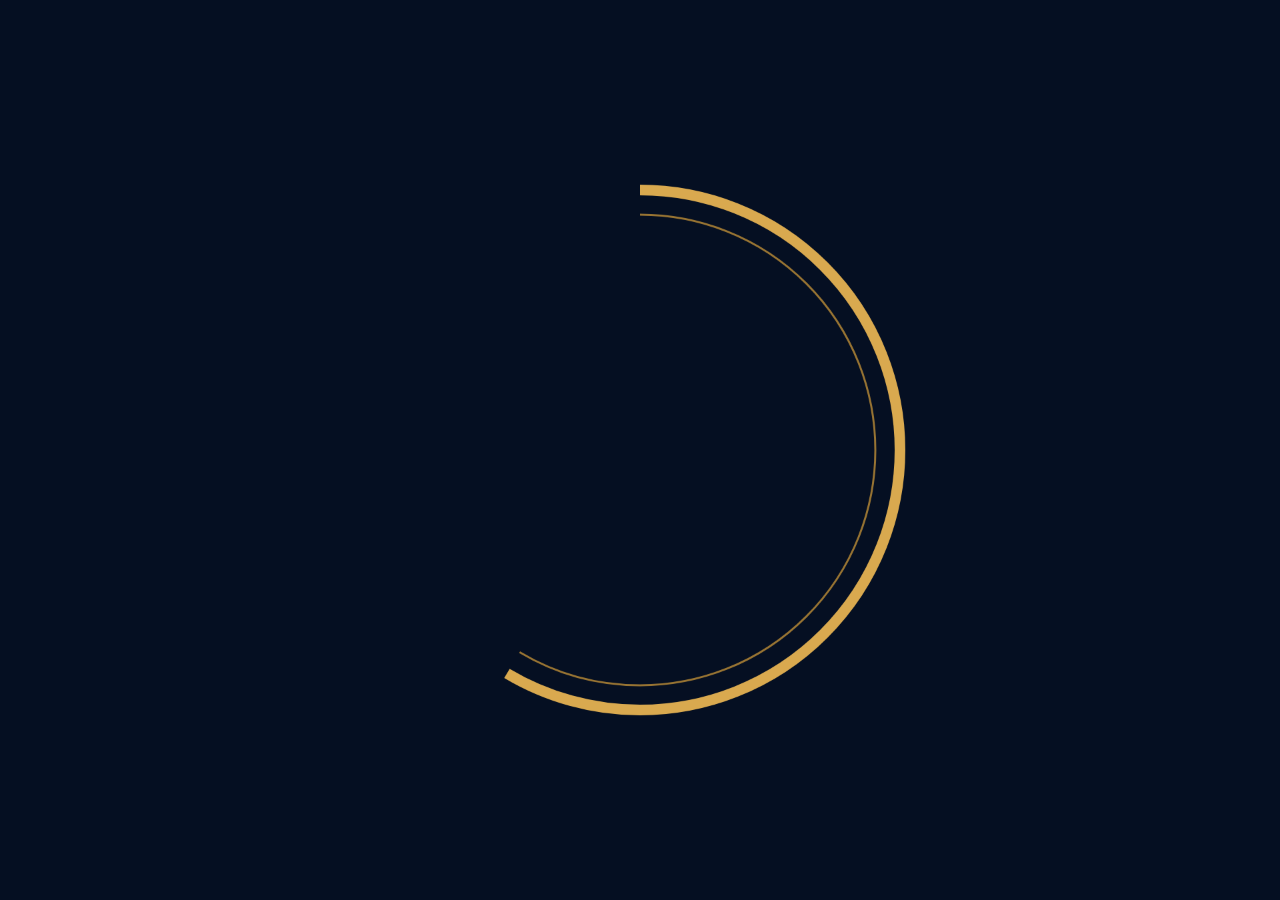
<file: mc-seal.html>
<!DOCTYPE html>
<html lang="zh-Hant">
  <head>
    <meta charset="UTF-8" />
    <meta name="viewport" content="width=device-width, initial-scale=1.0" />
    <title>印 · Motion Canvas</title>
    <style>
      html,
      body {
        margin: 0;
        padding: 0;
        height: 100%;
        background: #050f22;
        overflow: hidden;
      }
      #app {
        position: fixed;
        inset: 0;
        display: grid;
        place-items: center;
      }
      #app canvas {
        width: 100vw;
        height: 100vh;
        object-fit: contain;
        display: block;
      }
    </style>
    <script type="module" crossorigin src="./mc-player.js"></script>
  </head>
  <body>
    <div id="app"></div>
  </body>
</html>
</file>
<file: additions.css>
@font-face{font-family:'BrushFull';src:url('brush-full.woff2') format('woff2');font-display:swap}
.ax-cards .brush,.ax-head h3,.chap h4,.poem h5{font-family:'BrushFull','BrushLocal',serif}
/* ===== v4 additions: appended only, original styles untouched ===== */
.ax-cards{margin-top:26px}
.ax-sec{max-width:520px;margin:64px auto 0;padding:0 6px}
.ax-head{text-align:center;margin-bottom:30px}
.ax-head .k{font-size:12px;letter-spacing:.5em;text-indent:.5em;color:var(--gold)}
.ax-head h3{font-size:34px;color:var(--paper);letter-spacing:.1em;margin-top:10px}
.ax-head p{margin-top:9px;color:var(--paper-dim);font-size:13px;letter-spacing:.26em;text-indent:.26em}
.ax-rule{width:54px;height:1px;background:var(--gold-soft);margin:16px auto 0}
.ax-reveal{opacity:0}
.ax-prog{height:6px;background:rgba(246,240,225,.12);border-radius:2px;overflow:hidden;margin:0 auto 26px;max-width:520px}
.ax-prog i{display:block;height:100%;width:0;background:linear-gradient(90deg,var(--gold),var(--verm));border-radius:3px;box-shadow:0 0 8px rgba(217,169,79,.8);transition:width .6s ease}
.chap{border:1px solid rgba(217,169,79,.22);border-radius:16px;background:rgba(9,24,52,.45);padding:24px 22px 20px;margin-bottom:20px}
.chap .no{font-size:12px;letter-spacing:.4em;color:var(--gold)}
.chap h4{font-size:23px;letter-spacing:.12em;color:#fff;margin:9px 0 13px;font-weight:600}
.chap p{font-size:15.5px;line-height:2.05;color:var(--paper);margin-bottom:11px;text-align:justify}
.chap p:last-child{margin-bottom:0}
.chap .end{text-align:center;color:var(--gold);letter-spacing:.5em;text-indent:.5em;font-size:12px;margin-top:6px}
.chap.read{border-color:var(--gold-soft)}
.gal{display:grid;gap:22px}
.gal figure{border:1px solid rgba(217,169,79,.25);border-radius:16px;overflow:hidden;background:#0d2650;cursor:zoom-in}
.gal img{width:100%;display:block;aspect-ratio:4/3;object-fit:cover}
.gal figcaption{padding:16px 18px 15px}
.gal figcaption b{display:block;font-size:17px;letter-spacing:.14em;color:#fff;font-weight:600}
.gal figcaption span{display:block;margin-top:7px;font-size:13.5px;line-height:1.95;color:var(--paper-dim)}
.poem{text-align:center;padding:26px 14px 22px;border:1px solid rgba(217,169,79,.22);border-radius:16px;background:rgba(9,24,52,.45);margin-bottom:20px}
.poem h4{font-size:21px;letter-spacing:.3em;text-indent:.3em;color:var(--gold);font-weight:600}
.poem .by{margin-top:6px;font-size:12px;letter-spacing:.3em;text-indent:.3em;color:var(--paper-dim)}
.poem p{margin-top:15px;font-size:16.5px;line-height:2.2;letter-spacing:.12em;color:var(--paper)}
.poem p i{font-style:normal;display:block}
#axLightbox{position:fixed;inset:0;z-index:90;background:rgba(3,8,20,.94);display:none;flex-direction:column;align-items:center;justify-content:center;padding:22px;backdrop-filter:blur(4px)}
#axLightbox.show{display:flex}
#axLightbox img{max-width:94vw;max-height:62vh;border-radius:14px;border:1px solid var(--gold-soft);box-shadow:0 30px 60px rgba(0,0,0,.6)}
#axLbCap{max-width:520px;text-align:center;margin-top:18px}
#axLbCap b{display:block;font-size:19px;letter-spacing:.16em;color:#fff}
#axLbCap span{display:block;margin-top:8px;font-size:14px;line-height:2;color:var(--paper-dim)}
.ax-lbrow{display:flex;gap:12px;margin-top:20px}
#axCalligWrap{text-align:center}
#axCallig{width:min(86vw,340px);height:min(86vw,340px);border:1px solid rgba(217,169,79,.3);border-radius:16px;background:radial-gradient(120% 100% at 50% 0%,#10294f,#081831);touch-action:none}
.ax-note{margin-top:14px;color:var(--paper-dim);font-size:13px;letter-spacing:.2em;line-height:2}
.pond-stage{position:relative;flex:1;overflow:hidden}
#pondGL,#pondKoi{position:absolute;inset:0;width:100%;height:100%;display:block}
#pondKoi{touch-action:none}
.pond-hud{position:absolute;left:0;right:0;bottom:0;padding:14px 16px calc(14px + env(safe-area-inset-bottom));display:flex;flex-direction:column;align-items:center;gap:10px;background:linear-gradient(180deg,transparent,rgba(4,10,24,.75) 40%);z-index:5}
.pond-hud .cnt{color:var(--paper-dim);font-size:13px;letter-spacing:.24em}
.pond-hud .cnt b{color:var(--gold);font-size:16px}
.brush-stack{position:relative;width:min(86vw,340px);height:min(86vw,340px)}
.brush-stack canvas{position:absolute;inset:0;width:100%;height:100%;border-radius:16px}
#brushGuide{border:1px solid rgba(217,169,79,.3);background:#0a1c3c}
#brushCanvas{touch-action:none;cursor:crosshair}
.brush-bar{width:min(86vw,340px);height:10px;border-radius:4px;background:rgba(255,255,255,.12);overflow:hidden;margin-top:14px}
.brush-bar i{display:block;height:100%;width:0;background:linear-gradient(90deg,var(--gold),var(--verm));box-shadow:0 0 8px rgba(217,169,79,.8);transition:width .3s ease}
#brushMsg{min-height:30px;margin-top:12px;color:var(--gold);font-size:15px;letter-spacing:.18em;line-height:1.9;text-align:center;padding:0 18px}

.ax-prog-wrap{max-width:520px;margin:0 auto 26px}
.ax-prog-wrap .ax-prog{margin:0 auto 8px}
.ax-prog-txt{text-align:center;color:var(--gold);font-size:13px;letter-spacing:.3em;text-indent:.3em}
.brush-pct{color:var(--gold);font-size:13px;letter-spacing:.24em;margin-top:8px;text-align:center}

.ax-sec{padding:0 14px}
.pond-hud .btnrow{flex-wrap:wrap;justify-content:center}
@media (max-width:480px){
  .chap{padding:20px 16px 16px}
  .chap p{font-size:15px}
  .poem p{font-size:15.5px;line-height:2.1}
  .ax-head h3{font-size:30px}
  #axLightbox img{max-height:54vh}
  .pond-hud .cnt{font-size:12px;text-align:center;padding:0 8px}
}
</file>
